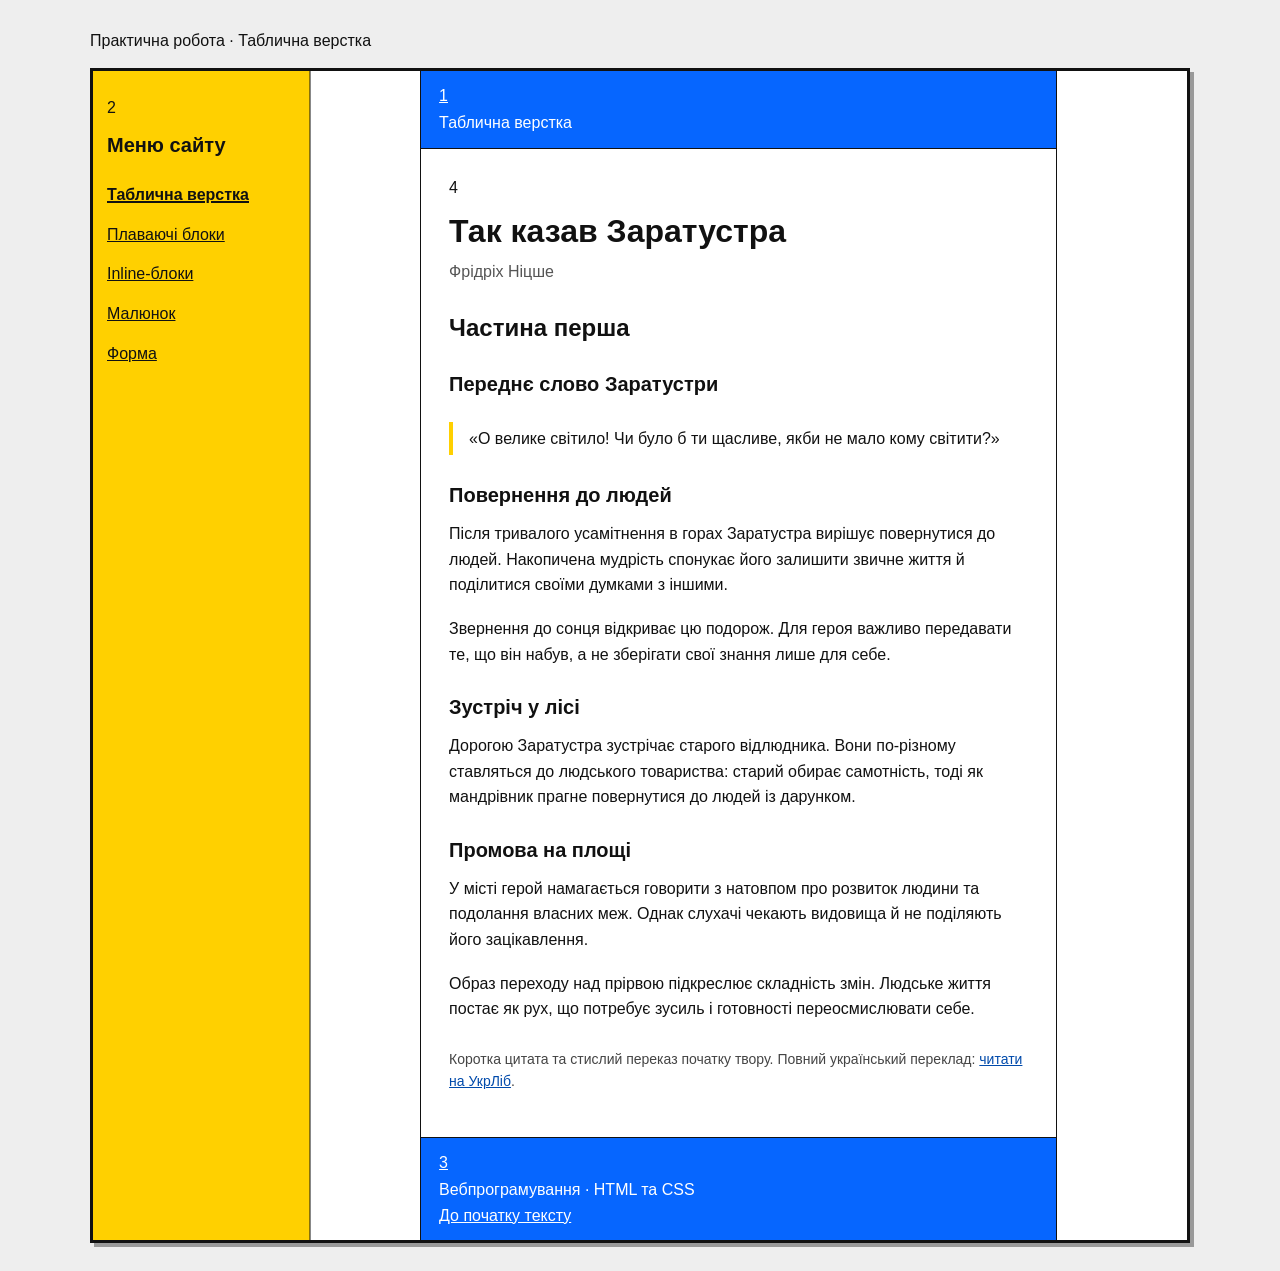
<file: ЛБ1/index.html>
<!DOCTYPE html>
<html lang="uk">
<head>
  <meta charset="UTF-8">
  <meta name="viewport" content="width=device-width, initial-scale=1.0">
  <meta name="description" content="Навчальна робота: три способи верстки, зображення та HTML-форма.">
  <title>Таблична верстка — Вебпрограмування</title>
  <link rel="stylesheet" href="styles.css">
  <link rel="stylesheet" href="table.css">

</head>
<body>
  <a class="skip-link" href="#content">Перейти до вмісту</a>
  <p class="page-caption">Практична робота · Таблична верстка</p>
  <!-- Таблиця використовується для розмітки за умовою завдання. -->
  <table class="frame table-layout" role="presentation">
    <colgroup><col class="side-col"><col class="gap-col"><col class="main-col"><col class="end-col"></colgroup>
    <tbody>
      <tr>
        <td rowspan="3"><aside class="sidebar"><nav aria-label="Головне меню">
        <span class="region-number" aria-hidden="true">2</span>
        <h2>Меню сайту</h2>
        <ul>
          <li><a href="index.html" aria-current="page">Таблична верстка</a></li>
          <li><a href="float.html">Плаваючі блоки</a></li>
          <li><a href="inline-block.html">Inline-блоки</a></li>
          <li><a href="image.html">Малюнок</a></li>
          <li><a href="form.html">Форма</a></li>
        </ul>
      </nav></aside></td>
        <td rowspan="3" aria-hidden="true"></td>
        <td class="main-cell"><header class="header"><span class="region-number" aria-hidden="true">1</span><p>Таблична верстка</p></header></td>
        <td rowspan="3" aria-hidden="true"></td>
      </tr>
      <tr class="content-row"><td class="main-cell"><main id="content" class="content"><span class="region-number" aria-hidden="true">4</span>
          <article aria-labelledby="book-title">
            <h1 id="book-title">Так казав Заратустра</h1>
            <p class="author">Фрідріх Ніцше</p>
            <h2>Частина перша</h2>
            <h3>Переднє слово Заратустри</h3>
            <blockquote cite="https://www.ukrlib.com.ua/world/printit.php?tid=3781">
              <p>«О велике світило! Чи було б ти щасливе, якби не мало кому світити?»</p>
            </blockquote>
            <h3>Повернення до людей</h3>
            <p>Після тривалого усамітнення в горах Заратустра вирішує повернутися до людей. Накопичена мудрість спонукає його залишити звичне життя й поділитися своїми думками з іншими.</p>
            <p>Звернення до сонця відкриває цю подорож. Для героя важливо передавати те, що він набув, а не зберігати свої знання лише для себе.</p>
            <h3>Зустріч у лісі</h3>
            <p>Дорогою Заратустра зустрічає старого відлюдника. Вони по-різному ставляться до людського товариства: старий обирає самотність, тоді як мандрівник прагне повернутися до людей із дарунком.</p>
            <h3>Промова на площі</h3>
            <p>У місті герой намагається говорити з натовпом про розвиток людини та подолання власних меж. Однак слухачі чекають видовища й не поділяють його зацікавлення.</p>
            <p>Образ переходу над прірвою підкреслює складність змін. Людське життя постає як рух, що потребує зусиль і готовності переосмислювати себе.</p>
            <p class="source">Коротка цитата та стислий переказ початку твору. Повний український переклад: <a href="https://www.ukrlib.com.ua/world/printit.php?tid=3781">читати на УкрЛіб</a>.</p>
          </article>
        </main></td></tr>
      <tr><td class="main-cell"><footer class="footer"><span class="region-number" aria-hidden="true">3</span><p>Вебпрограмування · HTML та CSS</p><a href="#content">До початку тексту</a></footer></td></tr>
    </tbody>
  </table>
</body>
</html>
</file>
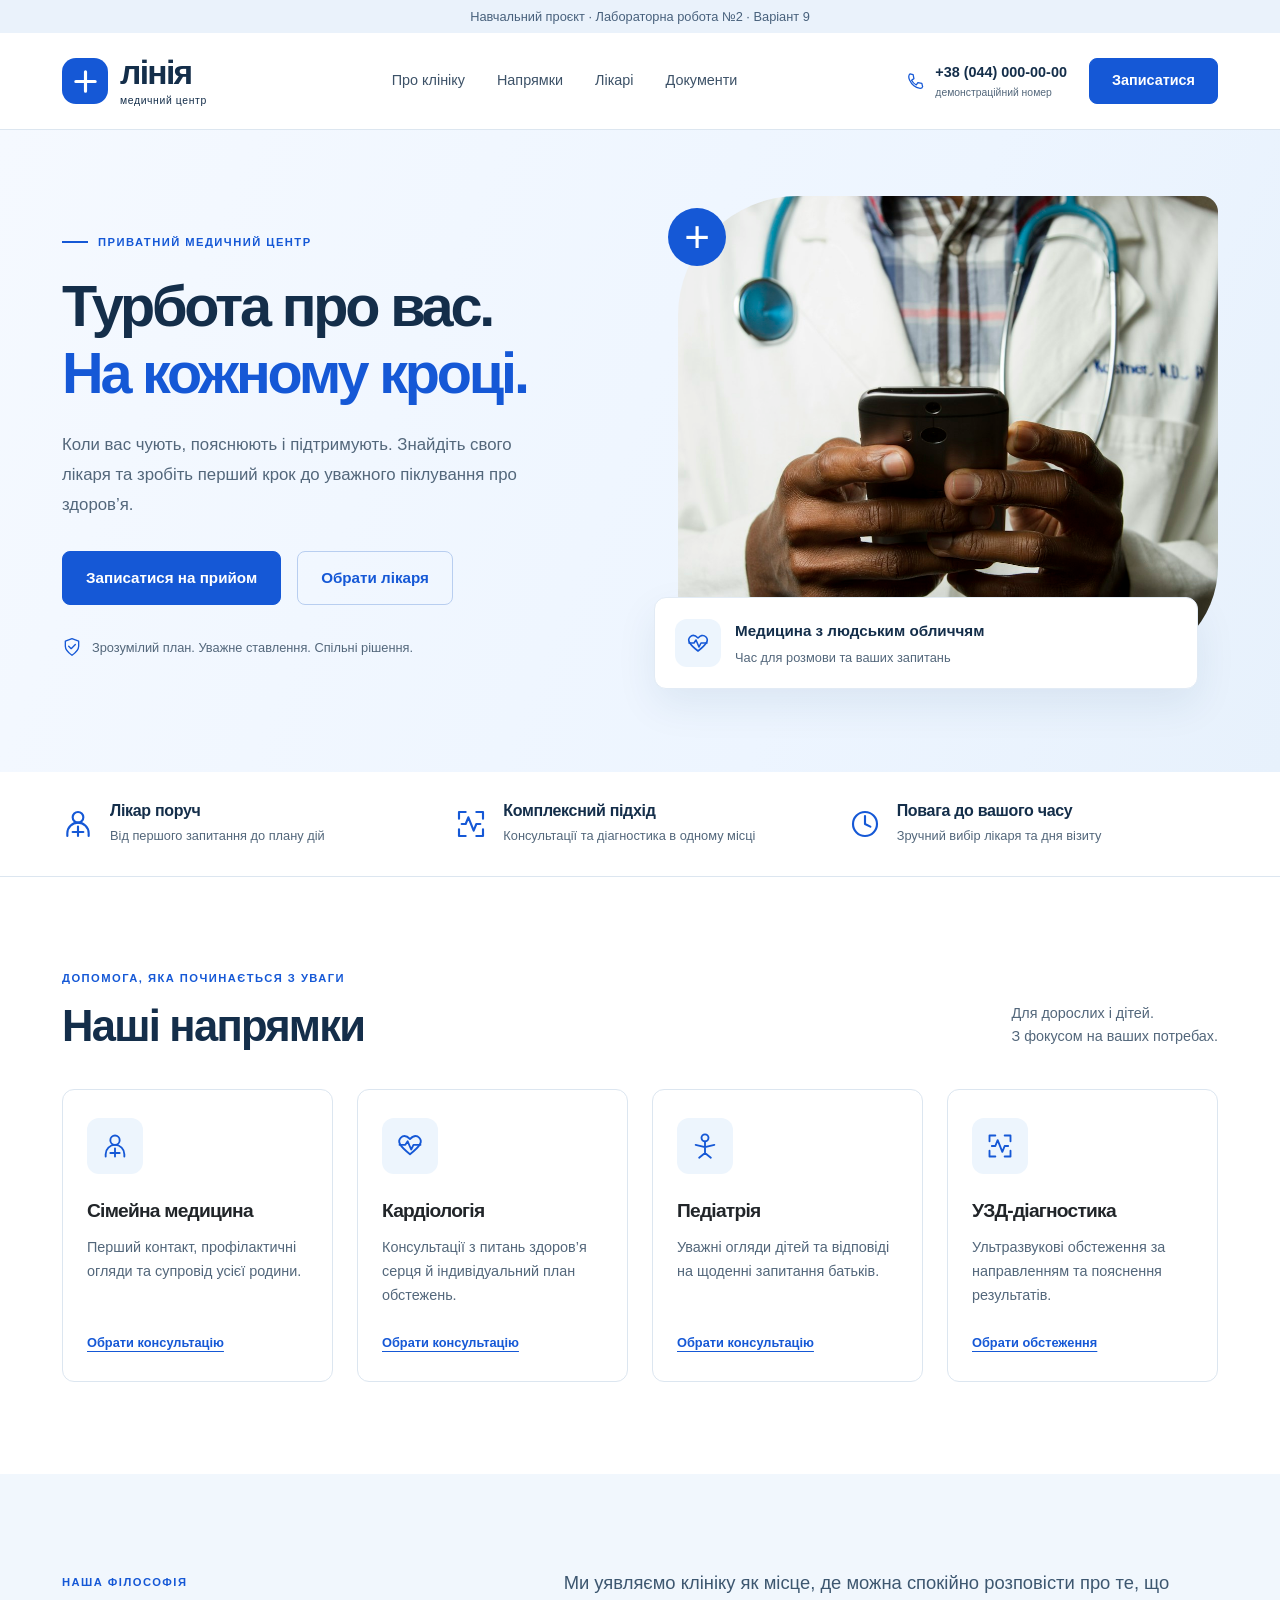
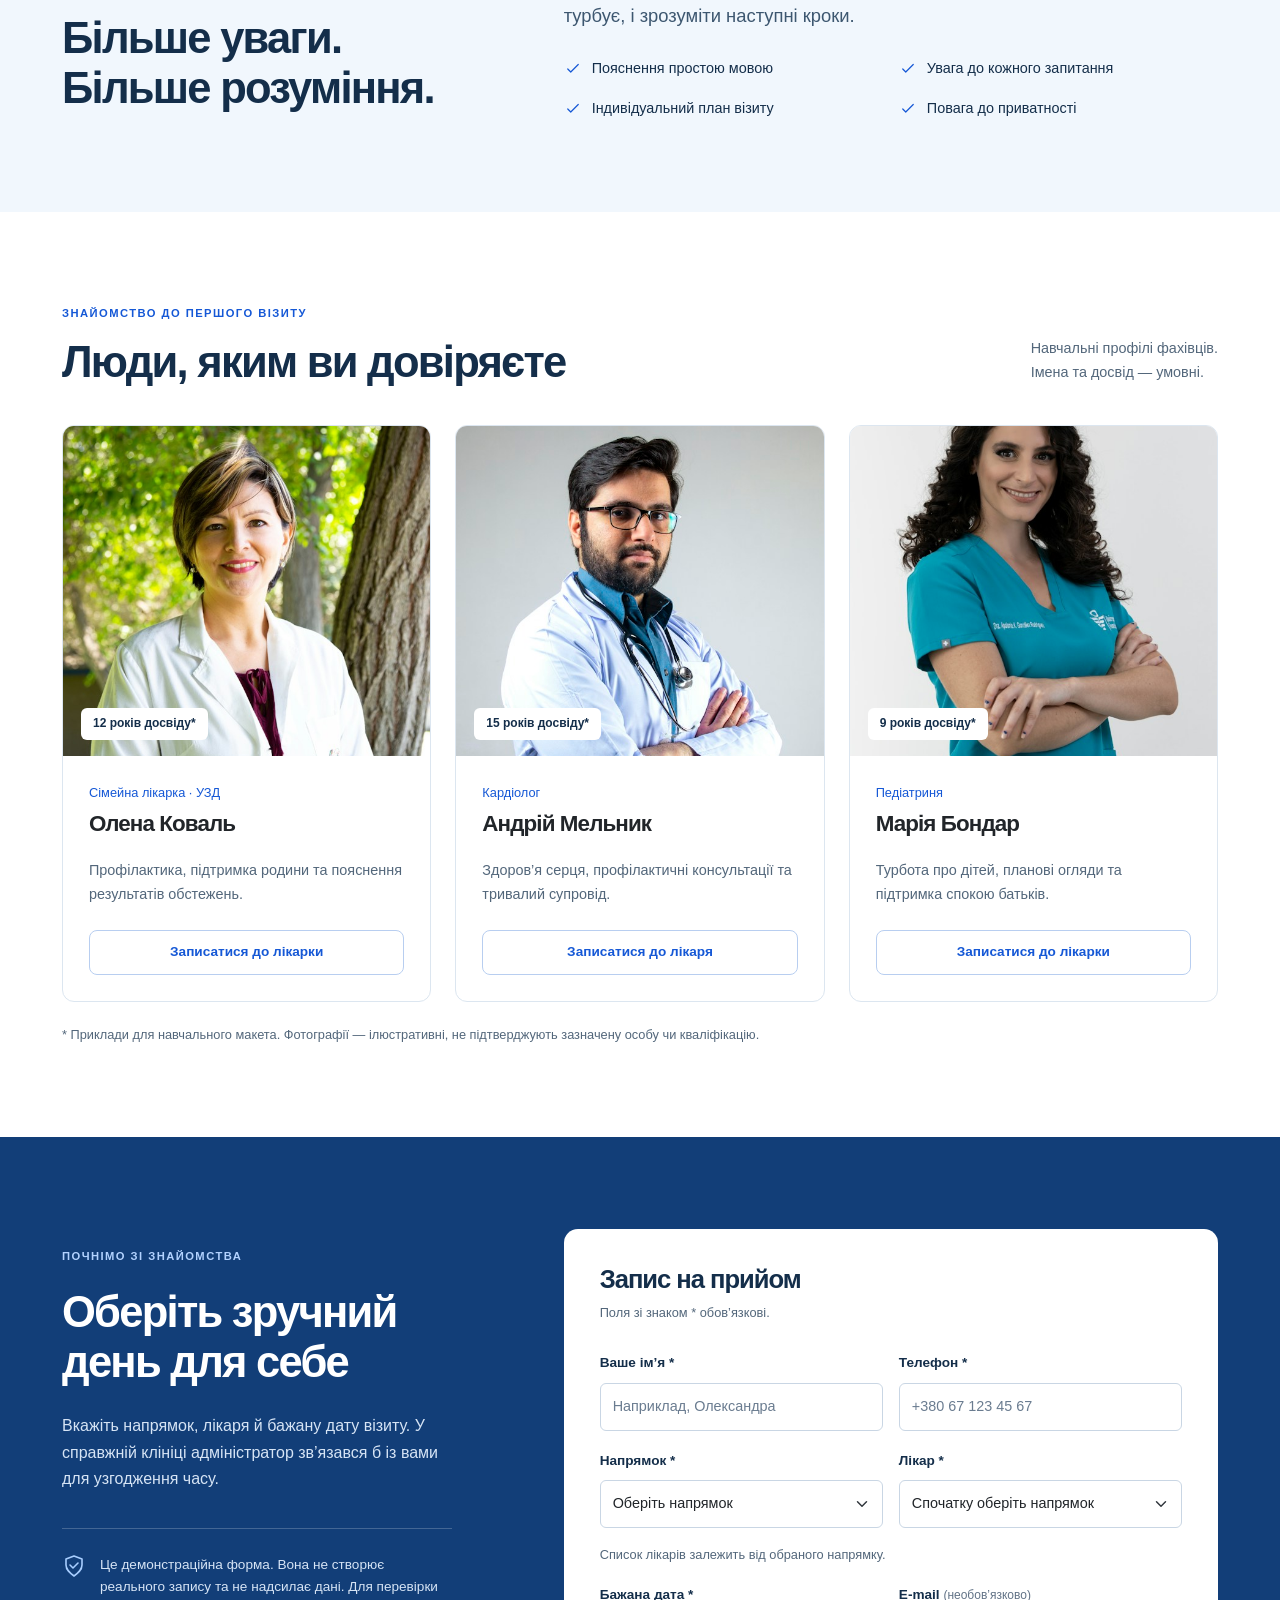
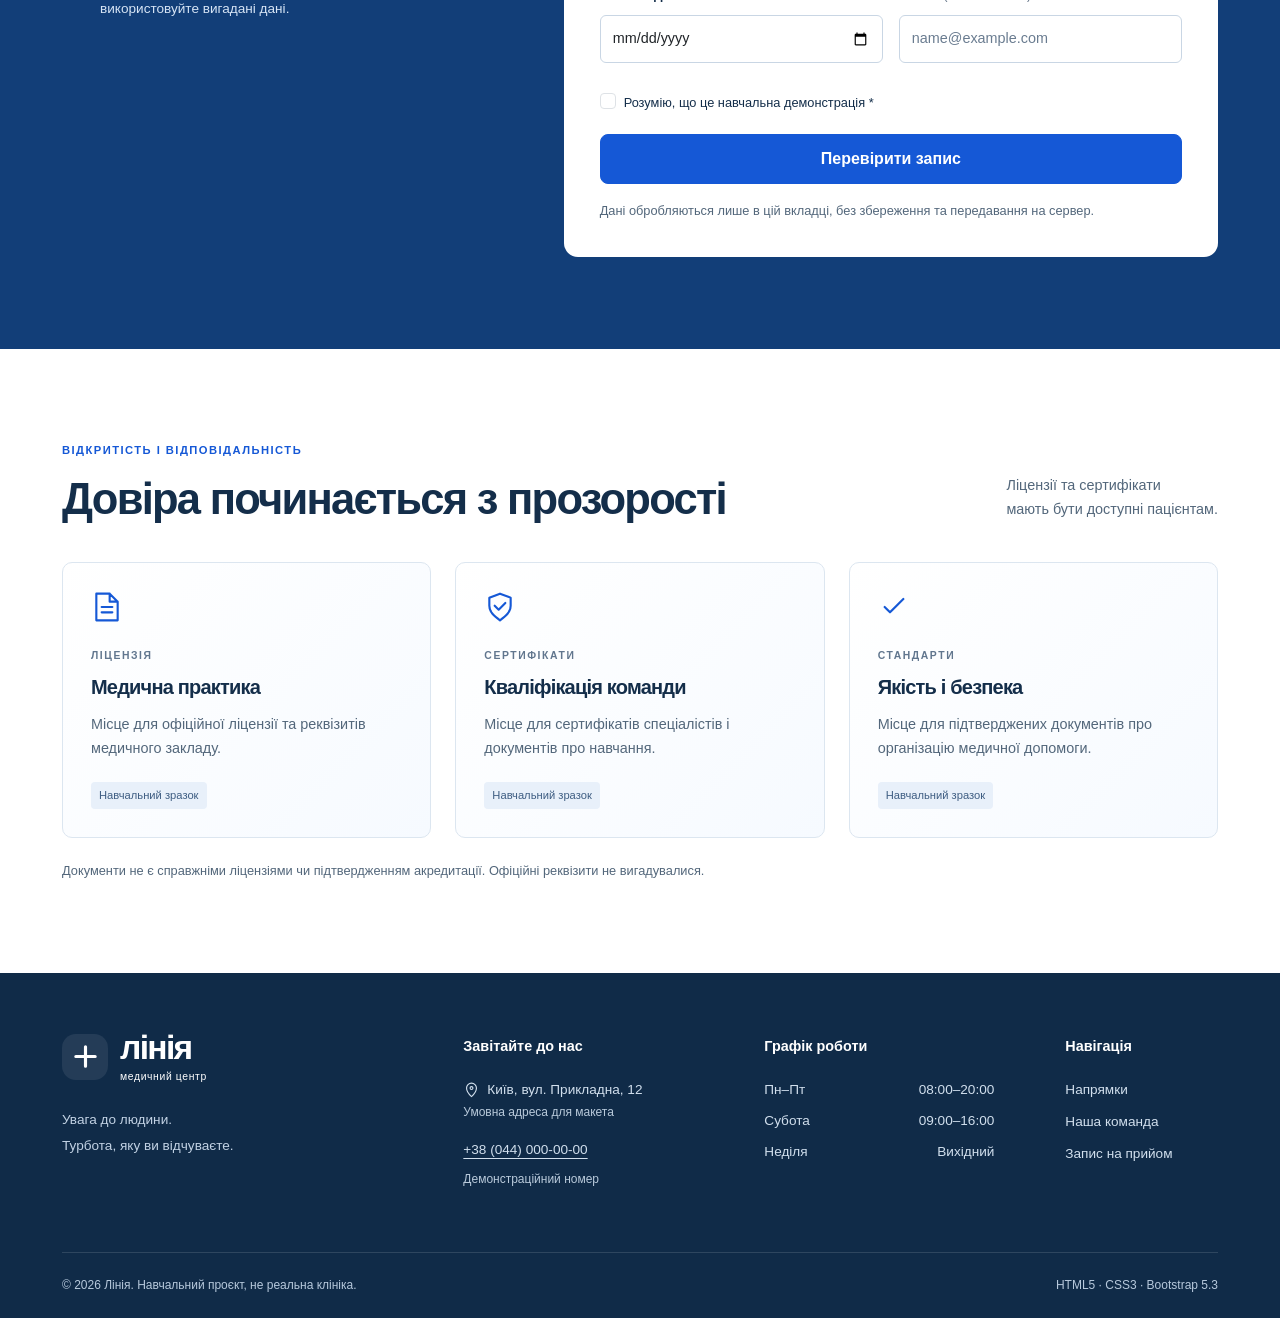
<file: ЛБ2/index.html>
<!DOCTYPE html>
<html lang="uk">
<head>
  <meta charset="UTF-8">
  <meta name="viewport" content="width=device-width, initial-scale=1.0">
  <meta name="description" content="Лінія — навчальний сайт приватного медичного центру. Напрямки, команда лікарів і демонстраційна форма запису.">
  <meta name="theme-color" content="#1558d6">
  <title>Лінія — приватний медичний центр</title>
  <link rel="icon" href="assets/favicon.svg" type="image/svg+xml">
  <link rel="stylesheet" href="vendor/bootstrap.min.css">
  <link rel="stylesheet" href="style.css">
  <script src="vendor/bootstrap.bundle.min.js" defer></script>
  <script src="script.js" defer></script>
</head>
<body>
  <!-- Власний SVG-набір іконок: не потребує завантаження шрифтів. -->
  <svg class="icon-library" xmlns="http://www.w3.org/2000/svg" aria-hidden="true">
    <symbol id="i-plus" viewBox="0 0 24 24"><path d="M12 4v16M4 12h16"/></symbol>
    <symbol id="i-phone" viewBox="0 0 24 24"><path d="m5 3 4 1 1 5-3 2a15 15 0 0 0 6 6l2-3 5 1 1 4c-1 4-7 2-11-1S1 7 5 3Z"/></symbol>
    <symbol id="i-check" viewBox="0 0 24 24"><path d="m5 12 4 4L19 6"/></symbol>
    <symbol id="i-heart" viewBox="0 0 24 24"><path d="M20 5c-3-3-6-1-8 1-2-2-5-4-8-1s-1 7 8 14c9-7 11-11 8-14Z"/><path d="M3 11h5l2-3 3 7 2-4h6"/></symbol>
    <symbol id="i-person" viewBox="0 0 24 24"><circle cx="12" cy="7" r="4"/><path d="M4 21v-2a8 8 0 0 1 16 0v2M12 14v7M8 18h8"/></symbol>
    <symbol id="i-child" viewBox="0 0 24 24"><circle cx="12" cy="5" r="3"/><path d="m4 11 8 2 8-2M12 8v10m0 0-5 4m5-4 5 4"/></symbol>
    <symbol id="i-scan" viewBox="0 0 24 24"><path d="M8 3H3v5m13-5h5v5M3 16v5h5m13-5v5h-5M5 12h3l2-5 4 10 2-5h3"/></symbol>
    <symbol id="i-shield" viewBox="0 0 24 24"><path d="m12 2 8 3v6c0 5-4 8-8 11-4-3-8-6-8-11V5Z"/><path d="m8 11 3 3 5-5"/></symbol>
    <symbol id="i-clock" viewBox="0 0 24 24"><circle cx="12" cy="12" r="9"/><path d="M12 6v6l4 2"/></symbol>
    <symbol id="i-location" viewBox="0 0 24 24"><path d="M19 10c0 6-7 12-7 12S5 16 5 10a7 7 0 1 1 14 0Z"/><circle cx="12" cy="10" r="2"/></symbol>
    <symbol id="i-document" viewBox="0 0 24 24"><path d="M14 2H4v20h16V8Zm0 0v6h6M8 12h8M8 16h8"/></symbol>
  </svg>

  <a class="skip-link" href="#main">Перейти до вмісту</a>
  <div class="demo-bar">Навчальний проєкт · Лабораторна робота №2 · Варіант 9</div>
  <header class="site-header sticky-top">
    <nav class="navbar navbar-expand-lg" aria-label="Головна навігація">
      <div class="container">
        <a class="navbar-brand brand" href="#home" aria-label="Лінія — на головну">
          <span class="brand-symbol"><svg class="icon" aria-hidden="true"><use href="#i-plus"/></svg></span>
          <span>лінія<span class="brand-caption">медичний центр</span></span>
        </a>
        <button class="navbar-toggler" type="button" data-bs-toggle="collapse" data-bs-target="#main-nav" aria-controls="main-nav" aria-expanded="false" aria-label="Відкрити меню"><span class="navbar-toggler-icon"></span></button>
        <div class="collapse navbar-collapse" id="main-nav">
          <ul class="navbar-nav mx-auto gap-lg-3">
            <li class="nav-item"><a class="nav-link" href="#about">Про клініку</a></li>
            <li class="nav-item"><a class="nav-link" href="#services">Напрямки</a></li>
            <li class="nav-item"><a class="nav-link" href="#doctors">Лікарі</a></li>
            <li class="nav-item"><a class="nav-link" href="#credentials">Документи</a></li>
          </ul>
          <a class="nav-phone" href="tel:+380440000000"><svg class="icon" aria-hidden="true"><use href="#i-phone"/></svg><span>+38 (044) 000-00-00<small>демонстраційний номер</small></span></a>
          <a class="btn btn-primary nav-appointment" href="#appointment">Записатися</a>
        </div>
      </div>
    </nav>
  </header>

  <main id="main">
    <section class="hero" id="home" aria-labelledby="hero-title">
      <div class="container">
        <div class="row align-items-center g-5">
          <div class="col-lg-6 hero-copy">
            <p class="eyebrow"><span class="short-line"></span>ПРИВАТНИЙ МЕДИЧНИЙ ЦЕНТР</p>
            <h1 id="hero-title">Турбота про вас.<br><span>На кожному кроці.</span></h1>
            <p class="hero-description">Коли вас чують, пояснюють і підтримують. Знайдіть свого лікаря та зробіть перший крок до уважного піклування про здоров’я.</p>
            <div class="d-flex flex-wrap gap-3 hero-actions">
              <a class="btn btn-primary btn-lg" href="#appointment">Записатися на прийом</a>
              <a class="btn btn-outline-primary btn-lg" href="#doctors">Обрати лікаря</a>
            </div>
            <div class="hero-assurance"><svg class="icon" aria-hidden="true"><use href="#i-shield"/></svg><span>Зрозумілий план. Уважне ставлення. Спільні рішення.</span></div>
          </div>
          <div class="col-lg-6">
            <div class="hero-visual">
              <img class="hero-photo" src="assets/clinic.jpg" width="1400" height="933" alt="Лікар зі стетоскопом користується цифровими інструментами" fetchpriority="high">
              <div class="photo-caption"><span class="caption-icon"><svg class="icon" aria-hidden="true"><use href="#i-heart"/></svg></span><span><strong>Медицина з людським обличчям</strong><small>Час для розмови та ваших запитань</small></span></div>
              <span class="visual-cross" aria-hidden="true">+</span>
            </div>
          </div>
        </div>
      </div>
    </section>

    <section class="care-strip" aria-label="Наш підхід">
      <div class="container"><div class="row g-4">
        <div class="col-md-4"><div class="care-item"><svg class="icon" aria-hidden="true"><use href="#i-person"/></svg><div><h2>Лікар поруч</h2><p>Від першого запитання до плану дій</p></div></div></div>
        <div class="col-md-4"><div class="care-item"><svg class="icon" aria-hidden="true"><use href="#i-scan"/></svg><div><h2>Комплексний підхід</h2><p>Консультації та діагностика в одному місці</p></div></div></div>
        <div class="col-md-4"><div class="care-item"><svg class="icon" aria-hidden="true"><use href="#i-clock"/></svg><div><h2>Повага до вашого часу</h2><p>Зручний вибір лікаря та дня візиту</p></div></div></div>
      </div></div>
    </section>

    <section class="section-space" id="services" aria-labelledby="services-title">
      <div class="container">
        <div class="section-heading"><div><p class="eyebrow">ДОПОМОГА, ЯКА ПОЧИНАЄТЬСЯ З УВАГИ</p><h2 id="services-title">Наші напрямки</h2></div><p>Для дорослих і дітей.<br>З фокусом на ваших потребах.</p></div>
        <div class="row g-4">
          <div class="col-sm-6 col-lg-3"><article class="card service-card h-100"><div class="card-body"><span class="service-icon"><svg class="icon" aria-hidden="true"><use href="#i-person"/></svg></span><h3 class="card-title">Сімейна медицина</h3><p class="card-text">Перший контакт, профілактичні огляди та супровід усієї родини.</p><a href="#appointment" class="service-link" data-service="family">Обрати консультацію<span class="visually-hidden"> із сімейної медицини</span></a></div></article></div>
          <div class="col-sm-6 col-lg-3"><article class="card service-card h-100"><div class="card-body"><span class="service-icon"><svg class="icon" aria-hidden="true"><use href="#i-heart"/></svg></span><h3 class="card-title">Кардіологія</h3><p class="card-text">Консультації з питань здоров’я серця й індивідуальний план обстежень.</p><a href="#appointment" class="service-link" data-service="cardiology">Обрати консультацію<span class="visually-hidden"> кардіолога</span></a></div></article></div>
          <div class="col-sm-6 col-lg-3"><article class="card service-card h-100"><div class="card-body"><span class="service-icon"><svg class="icon" aria-hidden="true"><use href="#i-child"/></svg></span><h3 class="card-title">Педіатрія</h3><p class="card-text">Уважні огляди дітей та відповіді на щоденні запитання батьків.</p><a href="#appointment" class="service-link" data-service="pediatrics">Обрати консультацію<span class="visually-hidden"> педіатра</span></a></div></article></div>
          <div class="col-sm-6 col-lg-3"><article class="card service-card h-100"><div class="card-body"><span class="service-icon"><svg class="icon" aria-hidden="true"><use href="#i-scan"/></svg></span><h3 class="card-title">УЗД-діагностика</h3><p class="card-text">Ультразвукові обстеження за направленням та пояснення результатів.</p><a href="#appointment" class="service-link" data-service="ultrasound">Обрати обстеження</a></div></article></div>
        </div>
      </div>
    </section>

    <section class="about-section section-space" id="about" aria-labelledby="about-title">
      <div class="container"><div class="row g-5 align-items-center">
        <div class="col-lg-5"><p class="eyebrow">НАША ФІЛОСОФІЯ</p><h2 id="about-title">Більше уваги.<br>Більше розуміння.</h2></div>
        <div class="col-lg-7"><p class="about-lead">Ми уявляємо клініку як місце, де можна спокійно розповісти про те, що турбує, і зрозуміти наступні кроки.</p><div class="row g-3"><div class="col-sm-6"><p class="check-line"><svg class="icon" aria-hidden="true"><use href="#i-check"/></svg>Пояснення простою мовою</p></div><div class="col-sm-6"><p class="check-line"><svg class="icon" aria-hidden="true"><use href="#i-check"/></svg>Увага до кожного запитання</p></div><div class="col-sm-6"><p class="check-line"><svg class="icon" aria-hidden="true"><use href="#i-check"/></svg>Індивідуальний план візиту</p></div><div class="col-sm-6"><p class="check-line"><svg class="icon" aria-hidden="true"><use href="#i-check"/></svg>Повага до приватності</p></div></div></div>
      </div></div>
    </section>

    <section class="section-space" id="doctors" aria-labelledby="doctors-title">
      <div class="container">
        <div class="section-heading"><div><p class="eyebrow">ЗНАЙОМСТВО ДО ПЕРШОГО ВІЗИТУ</p><h2 id="doctors-title">Люди, яким ви довіряєте</h2></div><p>Навчальні профілі фахівців.<br>Імена та досвід — умовні.</p></div>
        <div class="row g-4">
          <div class="col-md-4"><article class="card doctor-card h-100"><div class="doctor-image"><img src="assets/doctor-olena.jpg" width="600" height="650" alt="Ілюстративне фото лікарки в білому халаті" loading="lazy"><span class="experience">12 років досвіду*</span></div><div class="card-body"><p class="doctor-specialty">Сімейна лікарка · УЗД</p><h3 class="card-title">Олена Коваль</h3><p class="card-text">Профілактика, підтримка родини та пояснення результатів обстежень.</p><button class="btn btn-outline-primary w-100" type="button" data-doctor="olena">Записатися до лікарки</button></div></article></div>
          <div class="col-md-4"><article class="card doctor-card h-100"><div class="doctor-image"><img src="assets/doctor-andrii.jpg" width="600" height="650" alt="Ілюстративне фото лікаря зі стетоскопом" loading="lazy"><span class="experience">15 років досвіду*</span></div><div class="card-body"><p class="doctor-specialty">Кардіолог</p><h3 class="card-title">Андрій Мельник</h3><p class="card-text">Здоров’я серця, профілактичні консультації та тривалий супровід.</p><button class="btn btn-outline-primary w-100" type="button" data-doctor="andrii">Записатися до лікаря</button></div></article></div>
          <div class="col-md-4"><article class="card doctor-card h-100"><div class="doctor-image"><img src="assets/doctor-mariia.jpg" width="600" height="650" alt="Ілюстративне фото лікарки в медичному одязі" loading="lazy"><span class="experience">9 років досвіду*</span></div><div class="card-body"><p class="doctor-specialty">Педіатриня</p><h3 class="card-title">Марія Бондар</h3><p class="card-text">Турбота про дітей, планові огляди та підтримка спокою батьків.</p><button class="btn btn-outline-primary w-100" type="button" data-doctor="mariia">Записатися до лікарки</button></div></article></div>
        </div>
        <p class="section-note">* Приклади для навчального макета. Фотографії — ілюстративні, не підтверджують зазначену особу чи кваліфікацію.</p>
      </div>
    </section>

    <section class="appointment-section section-space" id="appointment" aria-labelledby="appointment-title">
      <div class="container"><div class="row g-5 align-items-start">
        <div class="col-lg-5 appointment-copy"><p class="eyebrow">ПОЧНІМО ЗІ ЗНАЙОМСТВА</p><h2 id="appointment-title">Оберіть зручний<br>день для себе</h2><p>Вкажіть напрямок, лікаря й бажану дату візиту. У справжній клініці адміністратор зв’язався б із вами для узгодження часу.</p><div class="appointment-note"><svg class="icon" aria-hidden="true"><use href="#i-shield"/></svg><p>Це демонстраційна форма. Вона не створює реального запису та не надсилає дані. Для перевірки використовуйте вигадані дані.</p></div></div>
        <div class="col-lg-7"><div class="booking-panel">
          <h3>Запис на прийом</h3><p class="form-intro">Поля зі знаком * обов’язкові.</p>
          <form id="appointment-form" aria-describedby="booking-privacy">
            <div class="row g-3">
              <div class="col-sm-6"><label for="patient-name" class="form-label">Ваше ім’я *</label><input type="text" id="patient-name" name="patient_name" class="form-control" placeholder="Наприклад, Олександра" autocomplete="name" maxlength="100" required></div>
              <div class="col-sm-6"><label for="patient-phone" class="form-label">Телефон *</label><input type="tel" id="patient-phone" name="patient_phone" class="form-control" placeholder="+380 67 123 45 67" autocomplete="tel" pattern="\+?[0-9\s\(\)\-]{10,22}" title="Введіть від 10 до 15 цифр; можна використовувати +, пробіли, дужки та дефіси." required></div>
              <div class="col-sm-6"><label for="service" class="form-label">Напрямок *</label><select id="service" name="service" class="form-select" required><option value="">Оберіть напрямок</option><option value="family">Сімейна медицина</option><option value="cardiology">Кардіологія</option><option value="pediatrics">Педіатрія</option><option value="ultrasound">УЗД-діагностика</option></select></div>
              <div class="col-sm-6"><label for="doctor" class="form-label">Лікар *</label><select id="doctor" name="doctor" class="form-select" aria-describedby="doctor-help" required><option value="">Спочатку оберіть напрямок</option></select></div>
              <div class="col-12"><p id="doctor-help" class="form-text mt-0 mb-0" aria-live="polite">Список лікарів залежить від обраного напрямку.</p></div>
              <div class="col-sm-6"><label for="visit-date" class="form-label">Бажана дата *</label><input type="date" id="visit-date" name="visit_date" class="form-control" required></div>
              <div class="col-sm-6"><label for="patient-email" class="form-label">E-mail <span class="optional">(необов’язково)</span></label><input type="email" id="patient-email" name="patient_email" class="form-control" placeholder="name@example.com" autocomplete="email" maxlength="150"></div>
              <div class="col-12"><div class="form-check"><input class="form-check-input" type="checkbox" id="demo-consent" name="demo_consent" required><label class="form-check-label" for="demo-consent">Розумію, що це навчальна демонстрація *</label></div></div>
              <div class="col-12"><button class="btn btn-primary w-100 booking-submit" type="submit" disabled>Перевірити запис</button></div>
            </div>
            <p id="booking-privacy" class="form-text mb-0 mt-3">Дані обробляються лише в цій вкладці, без збереження та передавання на сервер.</p>
            <noscript><p class="text-danger mt-3">Для демонстрації запису потрібен JavaScript. Увімкніть його в налаштуваннях браузера.</p></noscript>
          </form>
          <div id="booking-result" class="alert alert-success mt-4 mb-0" role="status" aria-live="polite" hidden></div>
        </div></div>
      </div></div>
    </section>

    <section class="section-space credentials-section" id="credentials" aria-labelledby="credentials-title">
      <div class="container"><div class="section-heading"><div><p class="eyebrow">ВІДКРИТІСТЬ І ВІДПОВІДАЛЬНІСТЬ</p><h2 id="credentials-title">Довіра починається з прозорості</h2></div><p>Ліцензії та сертифікати<br>мають бути доступні пацієнтам.</p></div>
        <div class="row g-4">
          <div class="col-md-4"><article class="credential-card h-100"><svg class="icon" aria-hidden="true"><use href="#i-document"/></svg><p class="document-label">ЛІЦЕНЗІЯ</p><h3>Медична практика</h3><p>Місце для офіційної ліцензії та реквізитів медичного закладу.</p><span class="sample-tag">Навчальний зразок</span></article></div>
          <div class="col-md-4"><article class="credential-card h-100"><svg class="icon" aria-hidden="true"><use href="#i-shield"/></svg><p class="document-label">СЕРТИФІКАТИ</p><h3>Кваліфікація команди</h3><p>Місце для сертифікатів спеціалістів і документів про навчання.</p><span class="sample-tag">Навчальний зразок</span></article></div>
          <div class="col-md-4"><article class="credential-card h-100"><svg class="icon" aria-hidden="true"><use href="#i-check"/></svg><p class="document-label">СТАНДАРТИ</p><h3>Якість і безпека</h3><p>Місце для підтверджених документів про організацію медичної допомоги.</p><span class="sample-tag">Навчальний зразок</span></article></div>
        </div>
        <p class="section-note">Документи не є справжніми ліцензіями чи підтвердженням акредитації. Офіційні реквізити не вигадувалися.</p>
      </div>
    </section>
  </main>

  <footer class="site-footer" id="contacts">
    <div class="container"><div class="row g-5">
      <div class="col-lg-4"><a class="brand footer-brand" href="#home"><span class="brand-symbol"><svg class="icon" aria-hidden="true"><use href="#i-plus"/></svg></span><span>лінія<span class="brand-caption">медичний центр</span></span></a><p class="footer-description">Увага до людини.<br>Турбота, яку ви відчуваєте.</p></div>
      <div class="col-sm-6 col-lg-3"><h2>Завітайте до нас</h2><p><svg class="icon" aria-hidden="true"><use href="#i-location"/></svg>Київ, вул. Прикладна, 12<br><span class="footer-detail">Умовна адреса для макета</span></p><a href="tel:+380440000000">+38 (044) 000-00-00</a><p class="footer-detail mt-2">Демонстраційний номер</p></div>
      <div class="col-sm-6 col-lg-3"><h2>Графік роботи</h2><dl class="hours"><div><dt>Пн–Пт</dt><dd>08:00–20:00</dd></div><div><dt>Субота</dt><dd>09:00–16:00</dd></div><div><dt>Неділя</dt><dd>Вихідний</dd></div></dl></div>
      <div class="col-lg-2"><h2>Навігація</h2><ul class="footer-links"><li><a href="#services">Напрямки</a></li><li><a href="#doctors">Наша команда</a></li><li><a href="#appointment">Запис на прийом</a></li></ul></div>
    </div><div class="footer-bottom"><p>© 2026 Лінія. Навчальний проєкт, не реальна клініка.</p><p>HTML5 · CSS3 · Bootstrap 5.3</p></div></div>
  </footer>
</body>
</html>
</file>
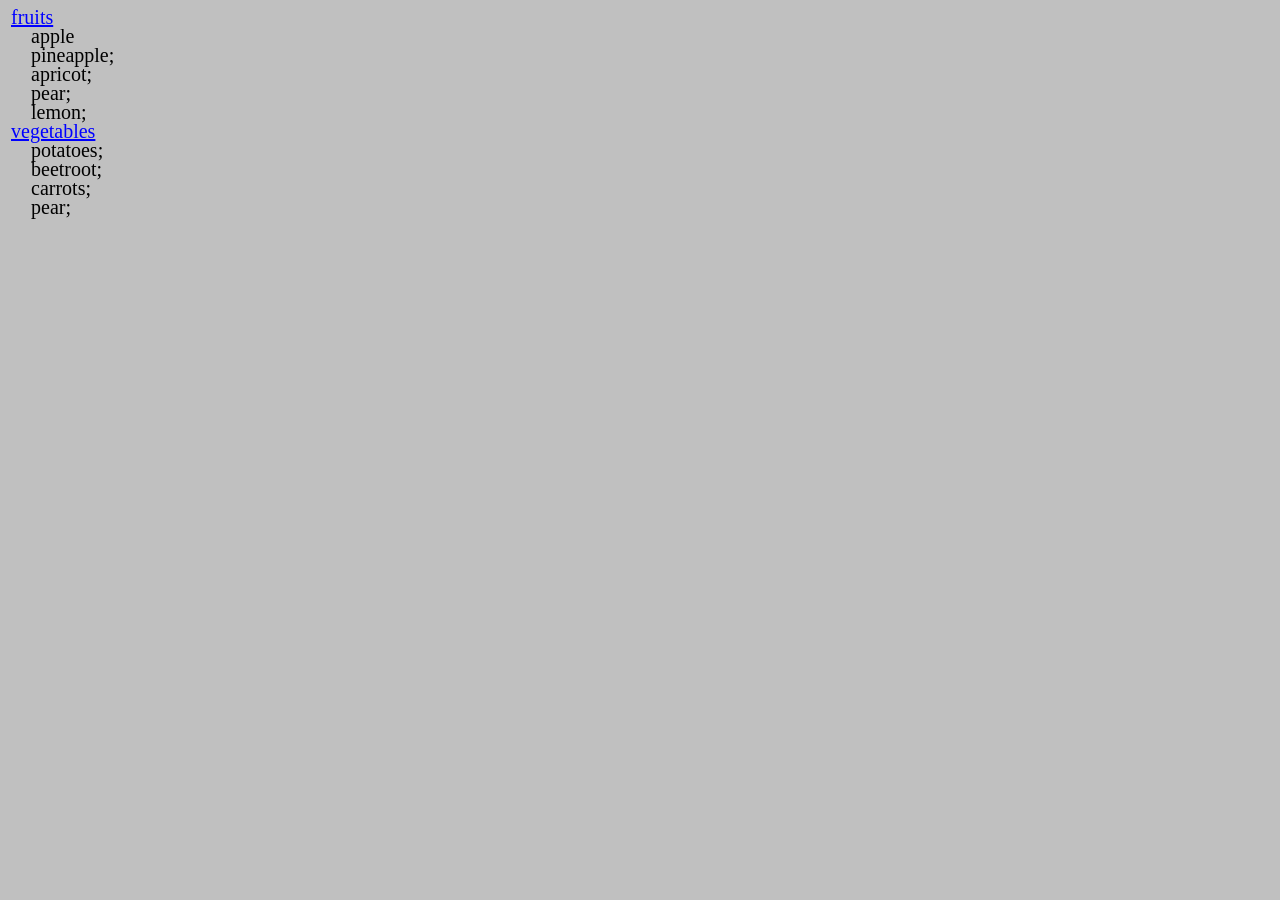
<file: ЛБ3/index.html>
<!DOCTYPE html>
<html lang="uk">
<head>
  <meta charset="UTF-8">
  <meta name="viewport" content="width=device-width, initial-scale=1.0">
  <meta name="description" content="Лабораторна робота №3, варіант 9: дерево ієрархії з розгортанням і згортанням розділів за допомогою JavaScript.">
  <title>ЛБ3 — Дерево ієрархії — Варіант 9</title>
  <link rel="stylesheet" href="style.css">
  <script src="script.js" defer></script>
</head>
<body>
  <main>
    <h1 class="visually-hidden">Дерево ієрархії</h1>
    <div id="hierarchy"></div>
    <noscript>Для створення дерева та керування розділами увімкніть JavaScript.</noscript>
  </main>
</body>
</html>
</file>
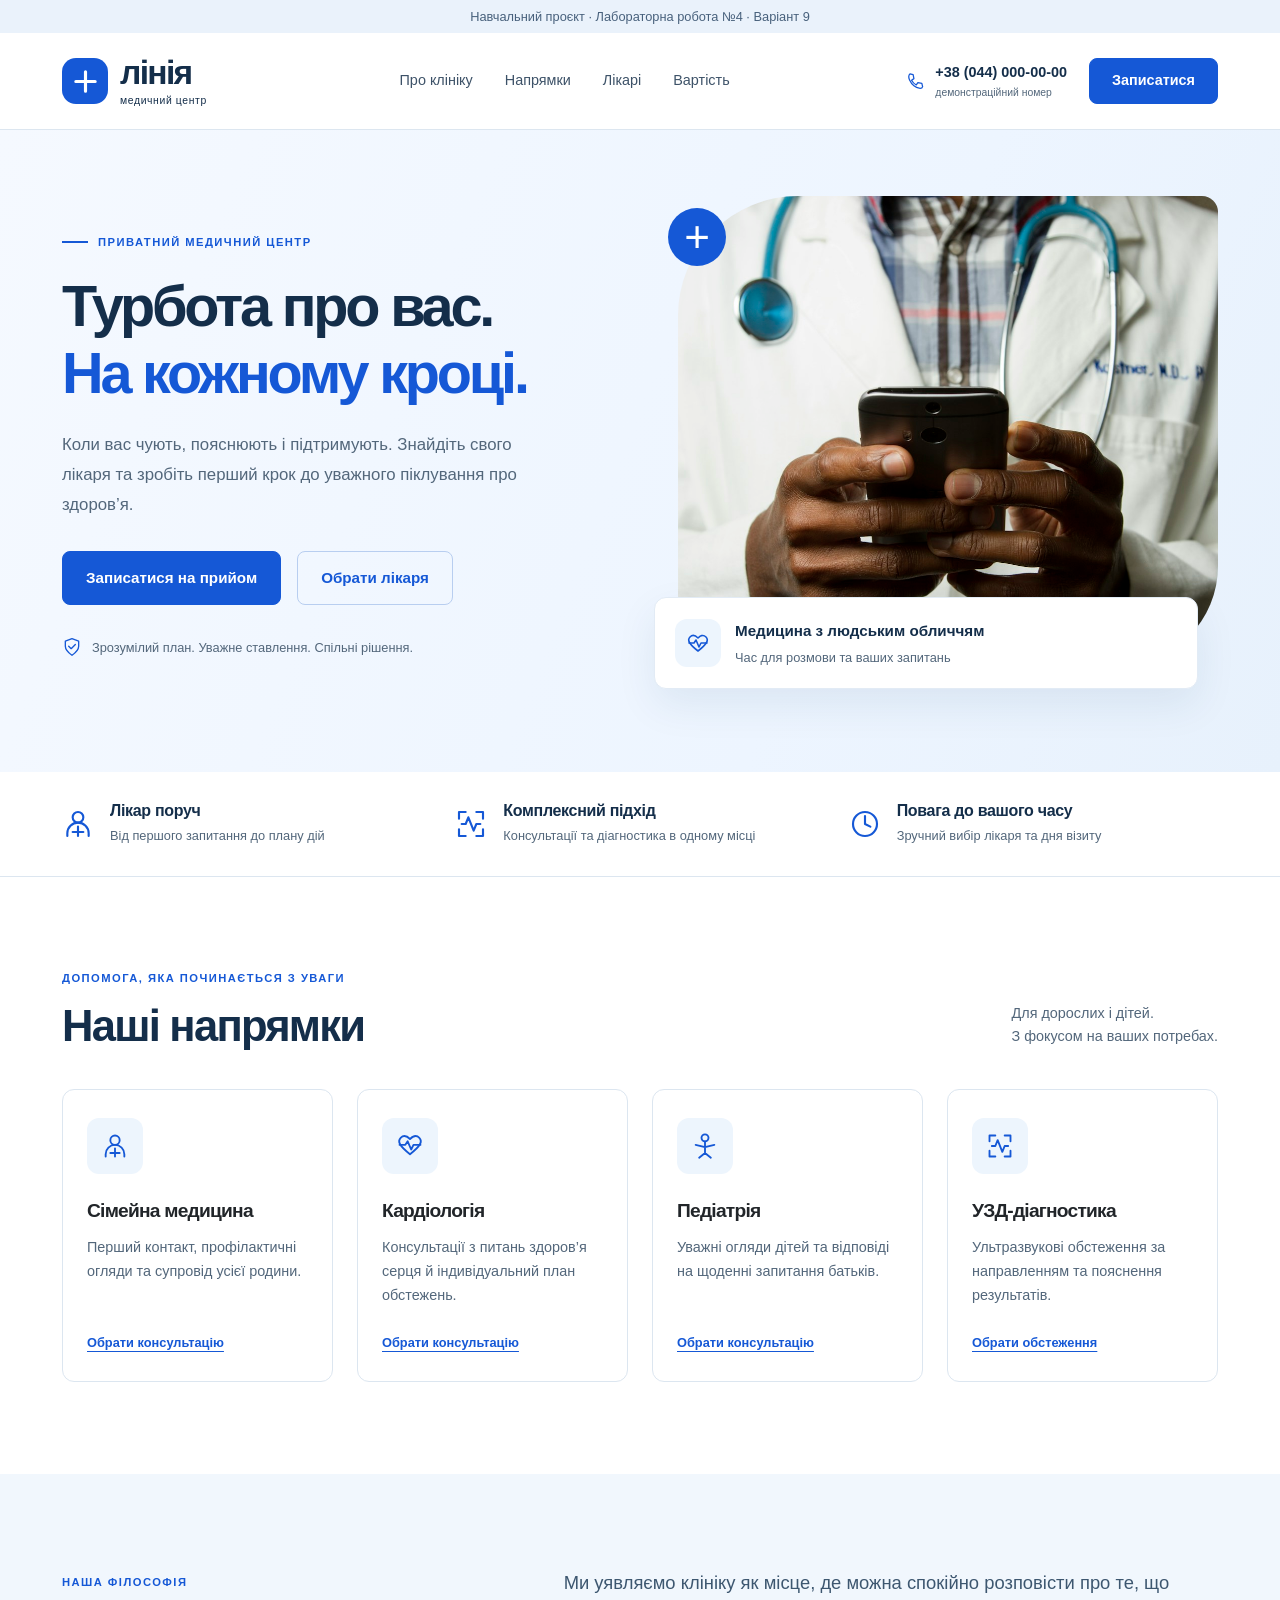
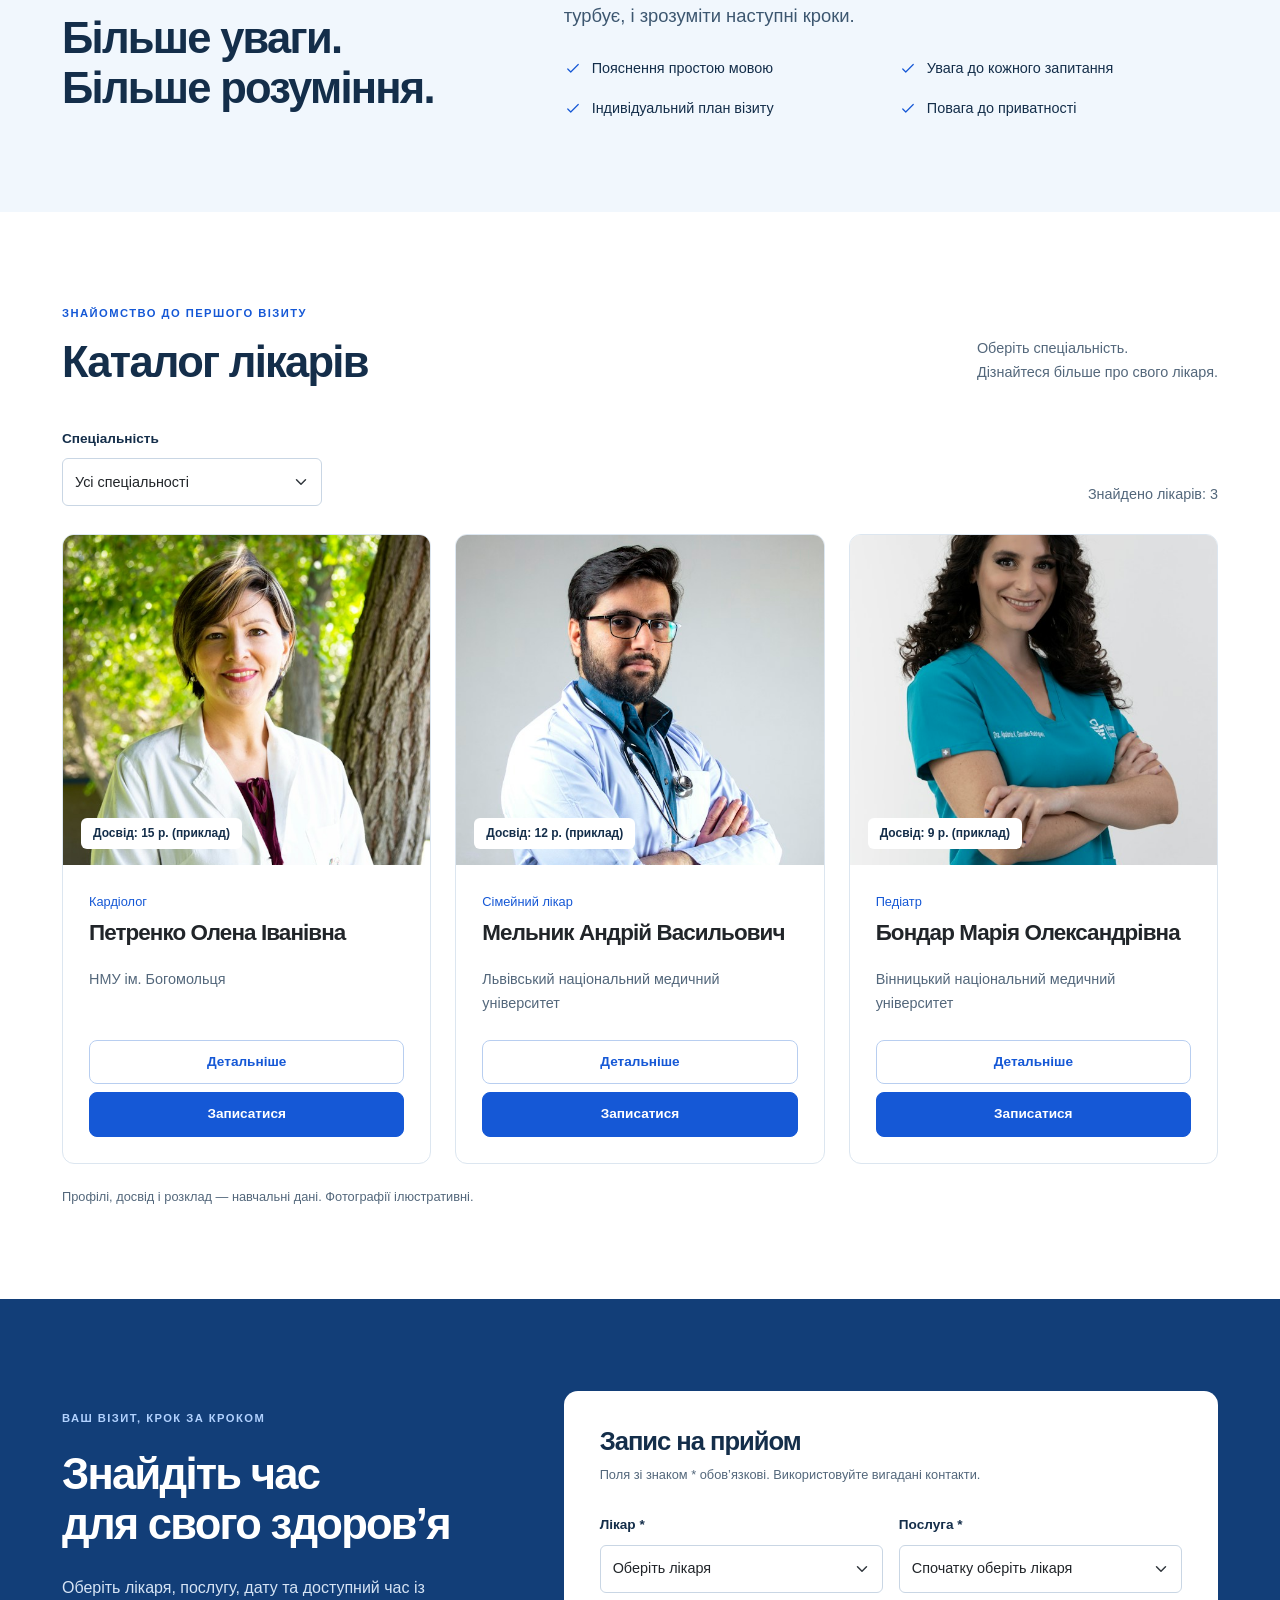
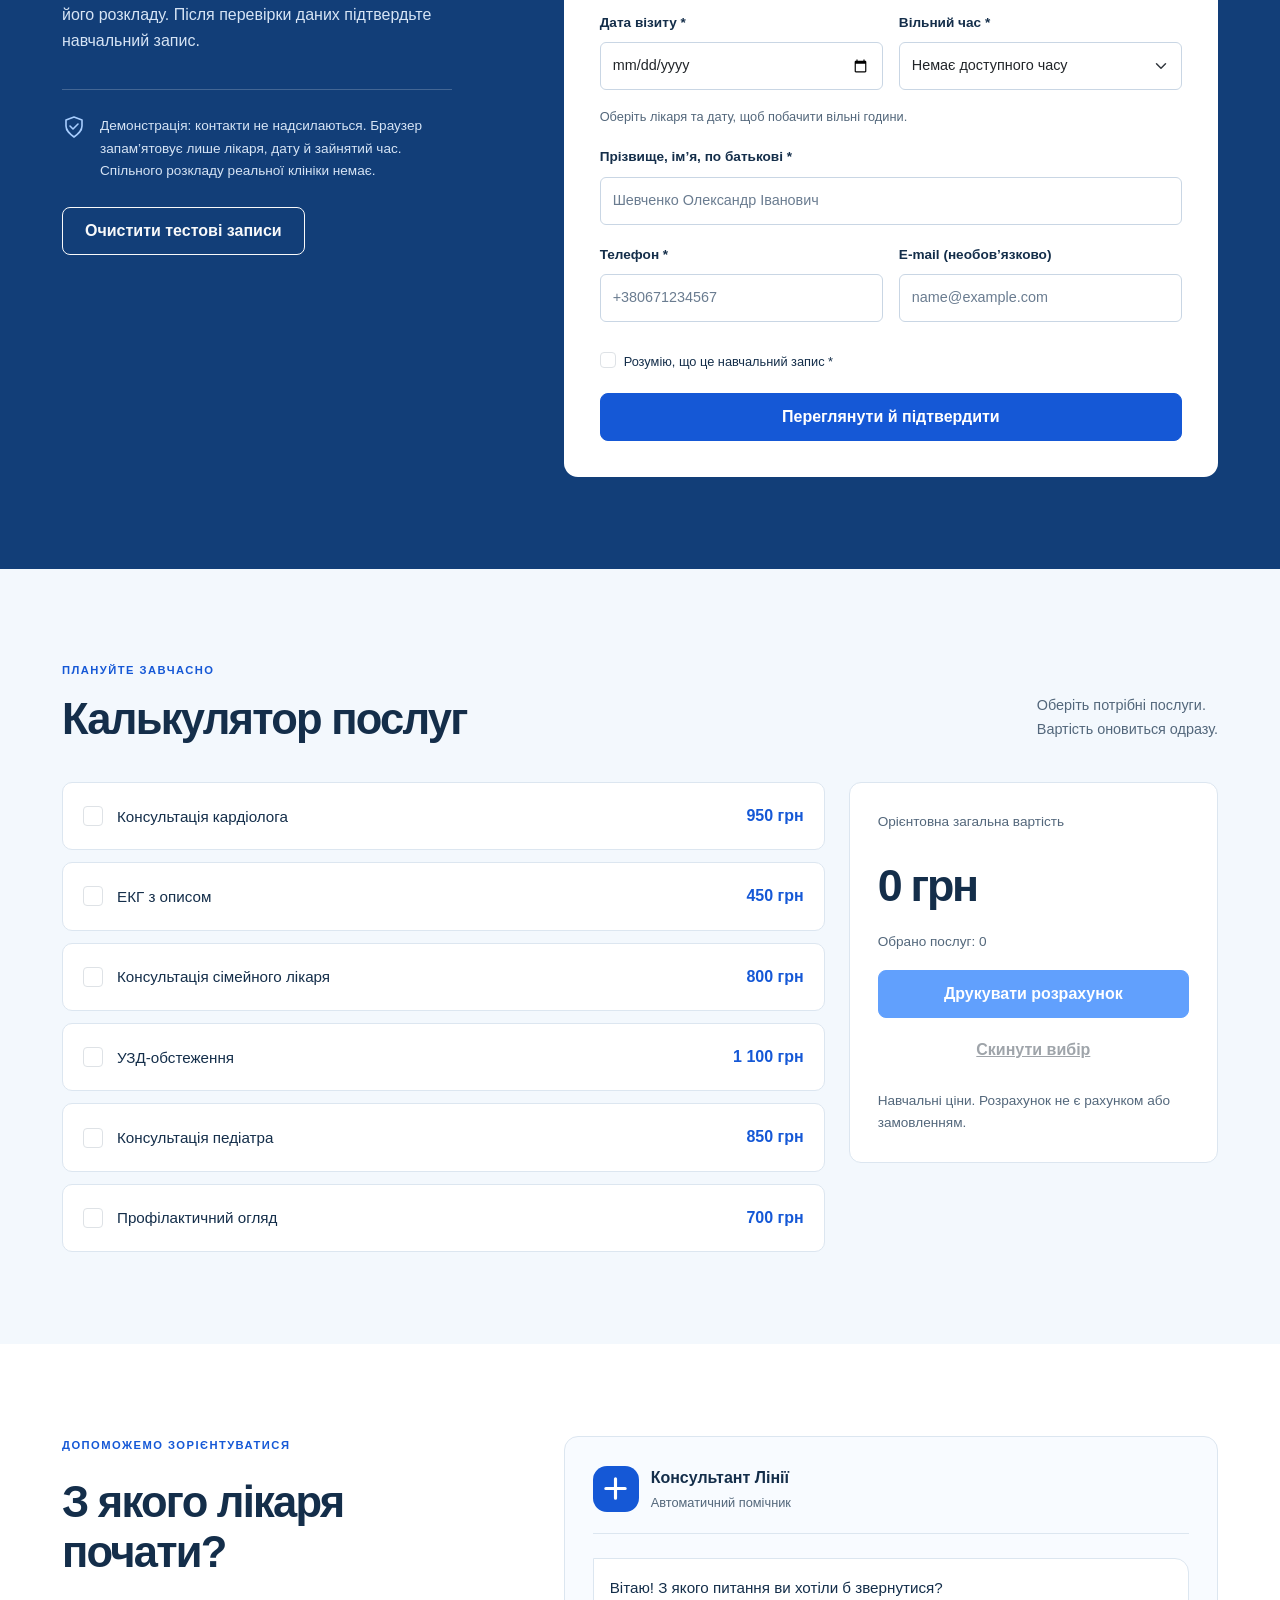
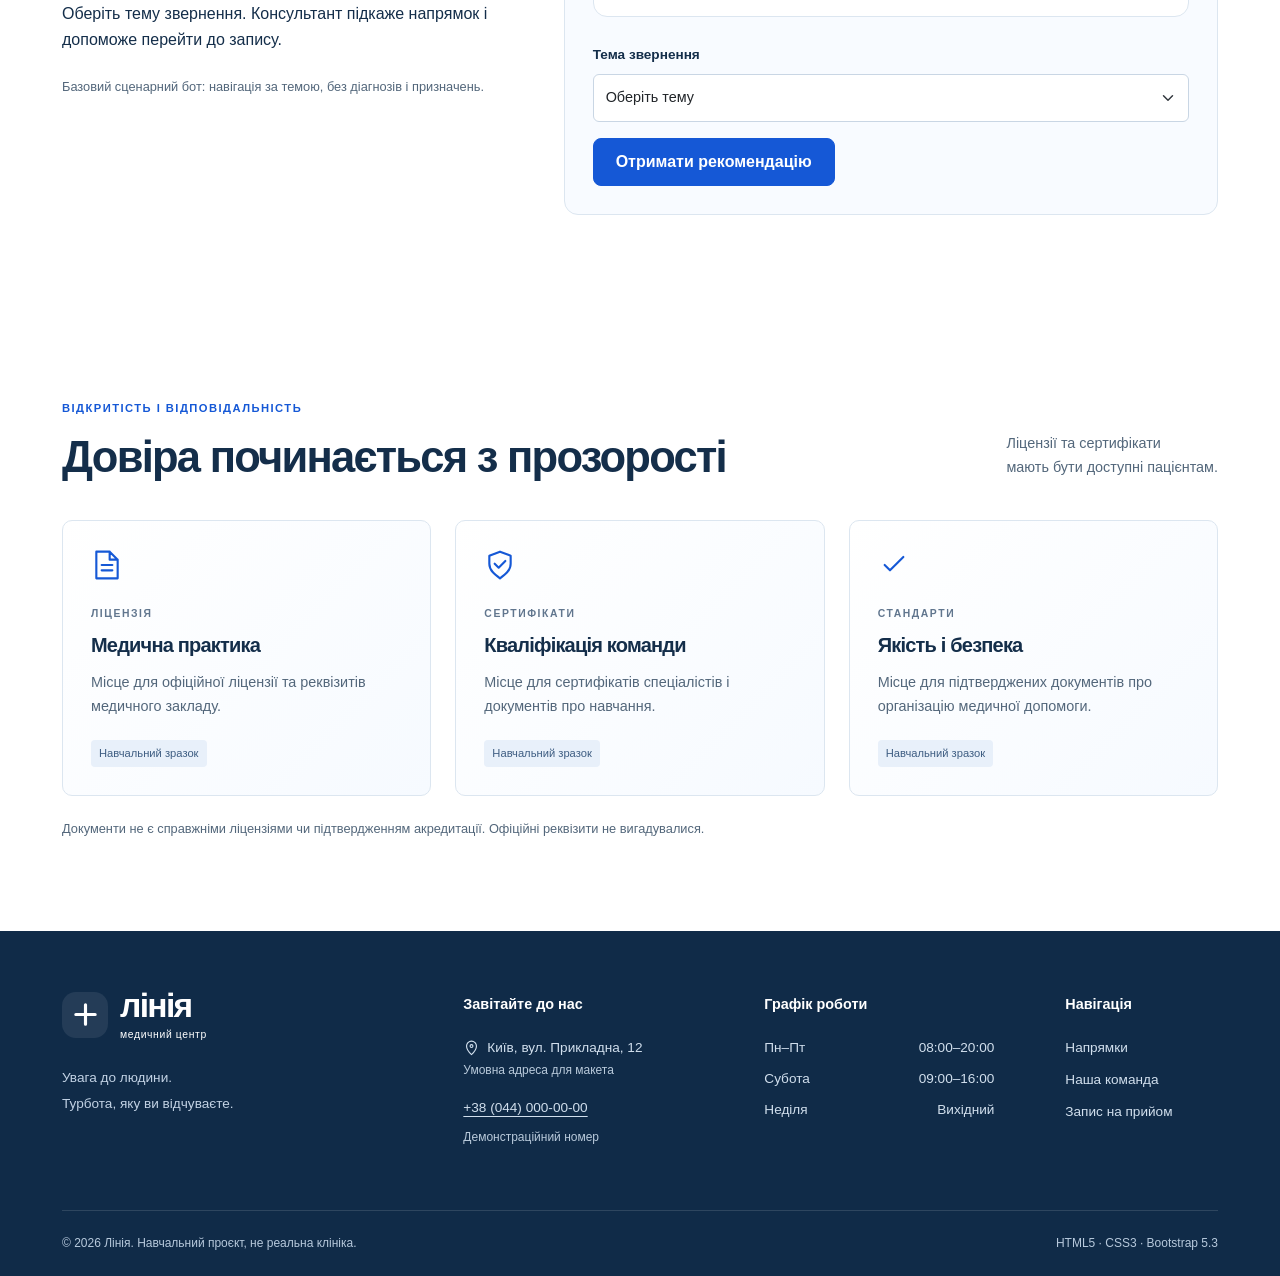
<file: ЛБ4/index.html>
<!DOCTYPE html>
<html lang="uk">
<head>
  <meta charset="UTF-8">
  <meta name="viewport" content="width=device-width, initial-scale=1.0">
  <meta name="description" content="Лінія — навчальний сайт приватного медичного центру. Напрямки, команда лікарів і демонстраційна форма запису.">
  <meta name="theme-color" content="#1558d6">
  <title>Лінія — інтерактивна клініка — ЛБ4</title>
  <link rel="icon" href="assets/favicon.svg" type="image/svg+xml">
  <link rel="stylesheet" href="vendor/bootstrap.min.css">
  <link rel="stylesheet" href="style.css">
  <script src="vendor/bootstrap.bundle.min.js" defer></script>
  <script src="script.js" defer></script>
</head>
<body>
  <!-- Власний SVG-набір іконок: не потребує завантаження шрифтів. -->
  <svg class="icon-library" xmlns="http://www.w3.org/2000/svg" aria-hidden="true">
    <symbol id="i-plus" viewBox="0 0 24 24"><path d="M12 4v16M4 12h16"/></symbol>
    <symbol id="i-phone" viewBox="0 0 24 24"><path d="m5 3 4 1 1 5-3 2a15 15 0 0 0 6 6l2-3 5 1 1 4c-1 4-7 2-11-1S1 7 5 3Z"/></symbol>
    <symbol id="i-check" viewBox="0 0 24 24"><path d="m5 12 4 4L19 6"/></symbol>
    <symbol id="i-heart" viewBox="0 0 24 24"><path d="M20 5c-3-3-6-1-8 1-2-2-5-4-8-1s-1 7 8 14c9-7 11-11 8-14Z"/><path d="M3 11h5l2-3 3 7 2-4h6"/></symbol>
    <symbol id="i-person" viewBox="0 0 24 24"><circle cx="12" cy="7" r="4"/><path d="M4 21v-2a8 8 0 0 1 16 0v2M12 14v7M8 18h8"/></symbol>
    <symbol id="i-child" viewBox="0 0 24 24"><circle cx="12" cy="5" r="3"/><path d="m4 11 8 2 8-2M12 8v10m0 0-5 4m5-4 5 4"/></symbol>
    <symbol id="i-scan" viewBox="0 0 24 24"><path d="M8 3H3v5m13-5h5v5M3 16v5h5m13-5v5h-5M5 12h3l2-5 4 10 2-5h3"/></symbol>
    <symbol id="i-shield" viewBox="0 0 24 24"><path d="m12 2 8 3v6c0 5-4 8-8 11-4-3-8-6-8-11V5Z"/><path d="m8 11 3 3 5-5"/></symbol>
    <symbol id="i-clock" viewBox="0 0 24 24"><circle cx="12" cy="12" r="9"/><path d="M12 6v6l4 2"/></symbol>
    <symbol id="i-location" viewBox="0 0 24 24"><path d="M19 10c0 6-7 12-7 12S5 16 5 10a7 7 0 1 1 14 0Z"/><circle cx="12" cy="10" r="2"/></symbol>
    <symbol id="i-document" viewBox="0 0 24 24"><path d="M14 2H4v20h16V8Zm0 0v6h6M8 12h8M8 16h8"/></symbol>
  </svg>

  <a class="skip-link" href="#main">Перейти до вмісту</a>
  <div class="demo-bar">Навчальний проєкт · Лабораторна робота №4 · Варіант 9</div>
  <header class="site-header sticky-top">
    <nav class="navbar navbar-expand-lg" aria-label="Головна навігація">
      <div class="container">
        <a class="navbar-brand brand" href="#home" aria-label="Лінія — на головну">
          <span class="brand-symbol"><svg class="icon" aria-hidden="true"><use href="#i-plus"/></svg></span>
          <span>лінія<span class="brand-caption">медичний центр</span></span>
        </a>
        <button class="navbar-toggler" type="button" data-bs-toggle="collapse" data-bs-target="#main-nav" aria-controls="main-nav" aria-expanded="false" aria-label="Відкрити меню"><span class="navbar-toggler-icon"></span></button>
        <div class="collapse navbar-collapse" id="main-nav">
          <ul class="navbar-nav mx-auto gap-lg-3">
            <li class="nav-item"><a class="nav-link" href="#about">Про клініку</a></li>
            <li class="nav-item"><a class="nav-link" href="#services">Напрямки</a></li>
            <li class="nav-item"><a class="nav-link" href="#doctors">Лікарі</a></li>
            <li class="nav-item"><a class="nav-link" href="#calculator">Вартість</a></li>
          </ul>
          <a class="nav-phone" href="tel:+380440000000"><svg class="icon" aria-hidden="true"><use href="#i-phone"/></svg><span>+38 (044) 000-00-00<small>демонстраційний номер</small></span></a>
          <a class="btn btn-primary nav-appointment" href="#appointment">Записатися</a>
        </div>
      </div>
    </nav>
  </header>

  <main id="main">
    <section class="hero" id="home" aria-labelledby="hero-title">
      <div class="container">
        <div class="row align-items-center g-5">
          <div class="col-lg-6 hero-copy">
            <p class="eyebrow"><span class="short-line"></span>ПРИВАТНИЙ МЕДИЧНИЙ ЦЕНТР</p>
            <h1 id="hero-title">Турбота про вас.<br><span>На кожному кроці.</span></h1>
            <p class="hero-description">Коли вас чують, пояснюють і підтримують. Знайдіть свого лікаря та зробіть перший крок до уважного піклування про здоров’я.</p>
            <div class="d-flex flex-wrap gap-3 hero-actions">
              <a class="btn btn-primary btn-lg" href="#appointment">Записатися на прийом</a>
              <a class="btn btn-outline-primary btn-lg" href="#doctors">Обрати лікаря</a>
            </div>
            <div class="hero-assurance"><svg class="icon" aria-hidden="true"><use href="#i-shield"/></svg><span>Зрозумілий план. Уважне ставлення. Спільні рішення.</span></div>
          </div>
          <div class="col-lg-6">
            <div class="hero-visual">
              <img class="hero-photo" src="assets/clinic.jpg" width="1400" height="933" alt="Лікар зі стетоскопом користується цифровими інструментами" fetchpriority="high">
              <div class="photo-caption"><span class="caption-icon"><svg class="icon" aria-hidden="true"><use href="#i-heart"/></svg></span><span><strong>Медицина з людським обличчям</strong><small>Час для розмови та ваших запитань</small></span></div>
              <span class="visual-cross" aria-hidden="true">+</span>
            </div>
          </div>
        </div>
      </div>
    </section>

    <section class="care-strip" aria-label="Наш підхід">
      <div class="container"><div class="row g-4">
        <div class="col-md-4"><div class="care-item"><svg class="icon" aria-hidden="true"><use href="#i-person"/></svg><div><h2>Лікар поруч</h2><p>Від першого запитання до плану дій</p></div></div></div>
        <div class="col-md-4"><div class="care-item"><svg class="icon" aria-hidden="true"><use href="#i-scan"/></svg><div><h2>Комплексний підхід</h2><p>Консультації та діагностика в одному місці</p></div></div></div>
        <div class="col-md-4"><div class="care-item"><svg class="icon" aria-hidden="true"><use href="#i-clock"/></svg><div><h2>Повага до вашого часу</h2><p>Зручний вибір лікаря та дня візиту</p></div></div></div>
      </div></div>
    </section>

    <section class="section-space" id="services" aria-labelledby="services-title">
      <div class="container">
        <div class="section-heading"><div><p class="eyebrow">ДОПОМОГА, ЯКА ПОЧИНАЄТЬСЯ З УВАГИ</p><h2 id="services-title">Наші напрямки</h2></div><p>Для дорослих і дітей.<br>З фокусом на ваших потребах.</p></div>
        <div class="row g-4">
          <div class="col-sm-6 col-lg-3"><article class="card service-card h-100"><div class="card-body"><span class="service-icon"><svg class="icon" aria-hidden="true"><use href="#i-person"/></svg></span><h3 class="card-title">Сімейна медицина</h3><p class="card-text">Перший контакт, профілактичні огляди та супровід усієї родини.</p><a href="#appointment" class="service-link" data-service="family">Обрати консультацію<span class="visually-hidden"> із сімейної медицини</span></a></div></article></div>
          <div class="col-sm-6 col-lg-3"><article class="card service-card h-100"><div class="card-body"><span class="service-icon"><svg class="icon" aria-hidden="true"><use href="#i-heart"/></svg></span><h3 class="card-title">Кардіологія</h3><p class="card-text">Консультації з питань здоров’я серця й індивідуальний план обстежень.</p><a href="#appointment" class="service-link" data-service="cardiology">Обрати консультацію<span class="visually-hidden"> кардіолога</span></a></div></article></div>
          <div class="col-sm-6 col-lg-3"><article class="card service-card h-100"><div class="card-body"><span class="service-icon"><svg class="icon" aria-hidden="true"><use href="#i-child"/></svg></span><h3 class="card-title">Педіатрія</h3><p class="card-text">Уважні огляди дітей та відповіді на щоденні запитання батьків.</p><a href="#appointment" class="service-link" data-service="pediatrics">Обрати консультацію<span class="visually-hidden"> педіатра</span></a></div></article></div>
          <div class="col-sm-6 col-lg-3"><article class="card service-card h-100"><div class="card-body"><span class="service-icon"><svg class="icon" aria-hidden="true"><use href="#i-scan"/></svg></span><h3 class="card-title">УЗД-діагностика</h3><p class="card-text">Ультразвукові обстеження за направленням та пояснення результатів.</p><a href="#appointment" class="service-link" data-service="ultrasound">Обрати обстеження</a></div></article></div>
        </div>
      </div>
    </section>

    <section class="about-section section-space" id="about" aria-labelledby="about-title">
      <div class="container"><div class="row g-5 align-items-center">
        <div class="col-lg-5"><p class="eyebrow">НАША ФІЛОСОФІЯ</p><h2 id="about-title">Більше уваги.<br>Більше розуміння.</h2></div>
        <div class="col-lg-7"><p class="about-lead">Ми уявляємо клініку як місце, де можна спокійно розповісти про те, що турбує, і зрозуміти наступні кроки.</p><div class="row g-3"><div class="col-sm-6"><p class="check-line"><svg class="icon" aria-hidden="true"><use href="#i-check"/></svg>Пояснення простою мовою</p></div><div class="col-sm-6"><p class="check-line"><svg class="icon" aria-hidden="true"><use href="#i-check"/></svg>Увага до кожного запитання</p></div><div class="col-sm-6"><p class="check-line"><svg class="icon" aria-hidden="true"><use href="#i-check"/></svg>Індивідуальний план візиту</p></div><div class="col-sm-6"><p class="check-line"><svg class="icon" aria-hidden="true"><use href="#i-check"/></svg>Повага до приватності</p></div></div></div>
      </div></div>
    </section>

    <section class="section-space" id="doctors" aria-labelledby="doctors-title">
      <div class="container">
        <div class="section-heading"><div><p class="eyebrow">ЗНАЙОМСТВО ДО ПЕРШОГО ВІЗИТУ</p><h2 id="doctors-title">Каталог лікарів</h2></div><p>Оберіть спеціальність.<br>Дізнайтеся більше про свого лікаря.</p></div>
        <div id="data-status" class="alert alert-info" role="status" aria-live="polite">Завантажуємо лікарів і послуги…</div>
        <button id="retry-load" type="button" class="btn btn-outline-primary mb-4" hidden>Спробувати ще раз</button>
        <div class="catalog-toolbar"><div><label class="form-label" for="specialty-filter">Спеціальність</label><select id="specialty-filter" class="form-select" disabled><option value="">Усі спеціальності</option></select></div><p id="catalog-count" class="mb-0" role="status" aria-live="polite"></p></div>
        <div class="row g-4" id="doctors-list" aria-busy="true"></div>
        <p class="section-note">Профілі, досвід і розклад — навчальні дані. Фотографії ілюстративні.</p>
      </div>
    </section>

    <section class="appointment-section section-space" id="appointment" aria-labelledby="appointment-title">
      <div class="container"><div class="row g-5 align-items-start">
        <div class="col-lg-5 appointment-copy"><p class="eyebrow">ВАШ ВІЗИТ, КРОК ЗА КРОКОМ</p><h2 id="appointment-title">Знайдіть час<br>для свого здоров’я</h2><p>Оберіть лікаря, послугу, дату та доступний час із його розкладу. Після перевірки даних підтвердьте навчальний запис.</p><div class="appointment-note"><svg class="icon" aria-hidden="true"><use href="#i-shield"/></svg><p>Демонстрація: контакти не надсилаються. Браузер запам’ятовує лише лікаря, дату й зайнятий час. Спільного розкладу реальної клініки немає.</p></div><button id="clear-bookings" class="btn btn-outline-light mt-4" type="button">Очистити тестові записи</button><p id="storage-status" class="small mt-3" role="status"></p></div>
        <div class="col-lg-7"><div class="booking-panel">
          <h3>Запис на прийом</h3><p class="form-intro">Поля зі знаком * обов’язкові. Використовуйте вигадані контакти.</p>
          <form id="appointment-form" novalidate>
            <fieldset id="booking-fields" disabled>
              <legend class="visually-hidden">Дані запису на прийом</legend>
              <div class="row g-3">
                <div class="col-sm-6"><label class="form-label" for="doctor">Лікар *</label><select id="doctor" name="doctor_id" class="form-select" required><option value="">Оберіть лікаря</option></select><div class="invalid-feedback" id="doctor-error"></div></div>
                <div class="col-sm-6"><label class="form-label" for="service">Послуга *</label><select id="service" name="service_id" class="form-select" required><option value="">Спочатку оберіть лікаря</option></select><div class="invalid-feedback" id="service-error"></div></div>
                <div class="col-sm-6"><label class="form-label" for="visit-date">Дата візиту *</label><input id="visit-date" name="visit_date" type="date" class="form-control" required><div class="invalid-feedback" id="visit-date-error"></div></div>
                <div class="col-sm-6"><label class="form-label" for="visit-time">Вільний час *</label><select id="visit-time" name="visit_time" class="form-select" required><option value="">Оберіть лікаря та дату</option></select><div class="invalid-feedback" id="visit-time-error"></div></div>
                <div class="col-12"><p id="schedule-status" class="form-text mt-0 mb-0" role="status" aria-live="polite">Вільні години з’являться після вибору лікаря та дати.</p></div>
                <div class="col-12"><label class="form-label" for="patient-name">Прізвище, ім’я, по батькові *</label><input id="patient-name" name="patient_name" type="text" class="form-control" autocomplete="name" maxlength="120" placeholder="Шевченко Олександр Іванович" required><div class="invalid-feedback" id="patient-name-error"></div></div>
                <div class="col-sm-6"><label class="form-label" for="patient-phone">Телефон *</label><input id="patient-phone" name="patient_phone" type="tel" class="form-control" autocomplete="tel" placeholder="+380671234567" pattern="\+380[0-9]{9}" maxlength="13" required><div class="invalid-feedback" id="patient-phone-error"></div></div>
                <div class="col-sm-6"><label class="form-label" for="patient-email">E-mail (необов’язково)</label><input id="patient-email" name="patient_email" type="email" class="form-control" autocomplete="email" maxlength="150" placeholder="name@example.com"><div class="invalid-feedback" id="patient-email-error"></div></div>
                <div class="col-12"><div class="form-check"><input id="demo-consent" name="demo_consent" type="checkbox" class="form-check-input" required><label class="form-check-label" for="demo-consent">Розумію, що це навчальний запис *</label><div class="invalid-feedback" id="demo-consent-error"></div></div></div>
                <div class="col-12"><button class="btn btn-primary w-100" type="submit">Переглянути й підтвердити</button></div>
              </div>
            </fieldset>
            <noscript><p class="text-danger mt-3">Для завантаження JSON і роботи форми потрібен JavaScript.</p></noscript>
          </form>
          <div id="booking-result" class="alert alert-success mt-4 mb-0" role="status" aria-live="polite" hidden></div>
        </div></div>
      </div></div>
    </section>


    <section id="calculator" class="section-space calculator-section" aria-labelledby="calculator-title">
      <div class="container"><div class="section-heading"><div><p class="eyebrow">ПЛАНУЙТЕ ЗАВЧАСНО</p><h2 id="calculator-title">Калькулятор послуг</h2></div><p>Оберіть потрібні послуги.<br>Вартість оновиться одразу.</p></div>
        <div class="row g-4 calculator-screen"><div class="col-lg-8"><div id="calculator-services" class="calculator-options" aria-busy="true"></div></div><div class="col-lg-4"><aside class="total-panel"><p>Орієнтовна загальна вартість</p><p id="calculator-total" class="total-value" role="status" aria-live="polite">0 грн</p><p id="calculator-count">Обрано послуг: 0</p><button id="print-calculation" class="btn btn-primary w-100" type="button" disabled>Друкувати розрахунок</button><button id="clear-calculation" class="btn btn-link w-100 mt-2" type="button" disabled>Скинути вибір</button><p class="small mb-0 mt-3">Навчальні ціни. Розрахунок не є рахунком або замовленням.</p></aside></div></div>
        <div id="print-summary" class="print-summary"><h3>Обрані послуги</h3><div id="print-items"></div><p id="print-total"></p><p>Навчальний розрахунок клініки «Лінія». Ціни умовні.</p></div>
      </div>
    </section>

    <section id="consultant" class="section-space consultant-section" aria-labelledby="consultant-title">
      <div class="container"><div class="row g-5 align-items-start"><div class="col-lg-5"><p class="eyebrow">ДОПОМОЖЕМО ЗОРІЄНТУВАТИСЯ</p><h2 id="consultant-title">З якого лікаря<br>почати?</h2><p class="mt-4">Оберіть тему звернення. Консультант підкаже напрямок і допоможе перейти до запису.</p><p class="section-note">Базовий сценарний бот: навігація за темою, без діагнозів і призначень.</p></div><div class="col-lg-7"><div class="chat-panel"><div class="chat-header"><span class="brand-symbol"><svg class="icon" aria-hidden="true"><use href="#i-plus"/></svg></span><div><strong>Консультант Лінії</strong><small>Автоматичний помічник</small></div></div><div id="chat-log" class="chat-log" role="log" aria-label="Діалог із консультантом" aria-live="polite"><p class="chat-bubble">Вітаю! З якого питання ви хотіли б звернутися?</p></div><form id="chat-form"><label class="form-label" for="chat-topic">Тема звернення</label><select id="chat-topic" class="form-select" required disabled><option value="">Оберіть тему</option><option value="cardiology">Питання щодо здоров’я серця</option><option value="family">Плановий огляд дорослого</option><option value="pediatrics">Плановий огляд дитини</option><option value="ultrasound">Направлення на УЗД</option></select><button id="chat-send" class="btn btn-primary mt-3" type="submit" disabled>Отримати рекомендацію</button></form><button id="chat-book" class="btn btn-outline-primary mt-3 w-100" type="button" hidden>Перейти до запису</button></div></div></div></div>
    </section>

    <section class="section-space credentials-section" id="credentials" aria-labelledby="credentials-title">
      <div class="container"><div class="section-heading"><div><p class="eyebrow">ВІДКРИТІСТЬ І ВІДПОВІДАЛЬНІСТЬ</p><h2 id="credentials-title">Довіра починається з прозорості</h2></div><p>Ліцензії та сертифікати<br>мають бути доступні пацієнтам.</p></div>
        <div class="row g-4">
          <div class="col-md-4"><article class="credential-card h-100"><svg class="icon" aria-hidden="true"><use href="#i-document"/></svg><p class="document-label">ЛІЦЕНЗІЯ</p><h3>Медична практика</h3><p>Місце для офіційної ліцензії та реквізитів медичного закладу.</p><span class="sample-tag">Навчальний зразок</span></article></div>
          <div class="col-md-4"><article class="credential-card h-100"><svg class="icon" aria-hidden="true"><use href="#i-shield"/></svg><p class="document-label">СЕРТИФІКАТИ</p><h3>Кваліфікація команди</h3><p>Місце для сертифікатів спеціалістів і документів про навчання.</p><span class="sample-tag">Навчальний зразок</span></article></div>
          <div class="col-md-4"><article class="credential-card h-100"><svg class="icon" aria-hidden="true"><use href="#i-check"/></svg><p class="document-label">СТАНДАРТИ</p><h3>Якість і безпека</h3><p>Місце для підтверджених документів про організацію медичної допомоги.</p><span class="sample-tag">Навчальний зразок</span></article></div>
        </div>
        <p class="section-note">Документи не є справжніми ліцензіями чи підтвердженням акредитації. Офіційні реквізити не вигадувалися.</p>
      </div>
    </section>
  </main>

  <footer class="site-footer" id="contacts">
    <div class="container"><div class="row g-5">
      <div class="col-lg-4"><a class="brand footer-brand" href="#home"><span class="brand-symbol"><svg class="icon" aria-hidden="true"><use href="#i-plus"/></svg></span><span>лінія<span class="brand-caption">медичний центр</span></span></a><p class="footer-description">Увага до людини.<br>Турбота, яку ви відчуваєте.</p></div>
      <div class="col-sm-6 col-lg-3"><h2>Завітайте до нас</h2><p><svg class="icon" aria-hidden="true"><use href="#i-location"/></svg>Київ, вул. Прикладна, 12<br><span class="footer-detail">Умовна адреса для макета</span></p><a href="tel:+380440000000">+38 (044) 000-00-00</a><p class="footer-detail mt-2">Демонстраційний номер</p></div>
      <div class="col-sm-6 col-lg-3"><h2>Графік роботи</h2><dl class="hours"><div><dt>Пн–Пт</dt><dd>08:00–20:00</dd></div><div><dt>Субота</dt><dd>09:00–16:00</dd></div><div><dt>Неділя</dt><dd>Вихідний</dd></div></dl></div>
      <div class="col-lg-2"><h2>Навігація</h2><ul class="footer-links"><li><a href="#services">Напрямки</a></li><li><a href="#doctors">Наша команда</a></li><li><a href="#appointment">Запис на прийом</a></li></ul></div>
    </div><div class="footer-bottom"><p>© 2026 Лінія. Навчальний проєкт, не реальна клініка.</p><p>HTML5 · CSS3 · Bootstrap 5.3</p></div></div>
  </footer>

  <div class="modal fade" id="doctor-modal" role="dialog" tabindex="-1" aria-labelledby="doctor-modal-title" aria-hidden="true"><div class="modal-dialog modal-dialog-centered modal-lg"><div class="modal-content"><div class="modal-header"><h2 class="modal-title fs-4" id="doctor-modal-title">Профіль лікаря</h2><button type="button" class="btn-close" data-bs-dismiss="modal" aria-label="Закрити профіль"></button></div><div class="modal-body" id="doctor-modal-body"></div><div class="modal-footer"><button id="modal-book" type="button" class="btn btn-primary">Обрати цього лікаря</button></div></div></div></div>
  <div class="modal fade" id="confirm-modal" role="dialog" tabindex="-1" aria-labelledby="confirm-title" aria-hidden="true"><div class="modal-dialog modal-dialog-centered"><div class="modal-content"><div class="modal-header"><h2 class="modal-title fs-4" id="confirm-title">Перевірте дані запису</h2><button type="button" class="btn-close" data-bs-dismiss="modal" aria-label="Закрити підтвердження"></button></div><div class="modal-body"><div id="confirmation-summary"></div><p class="small text-secondary mt-3 mb-0">Це локальний навчальний запис. Контакти не зберігаються і не надсилаються.</p><p id="confirmation-error" class="text-danger mt-3" role="alert" hidden></p></div><div class="modal-footer"><button type="button" class="btn btn-outline-secondary" data-bs-dismiss="modal">Редагувати</button><button id="confirm-booking" type="button" class="btn btn-primary">Підтвердити запис</button></div></div></div></div>
</body>
</html>
</file>
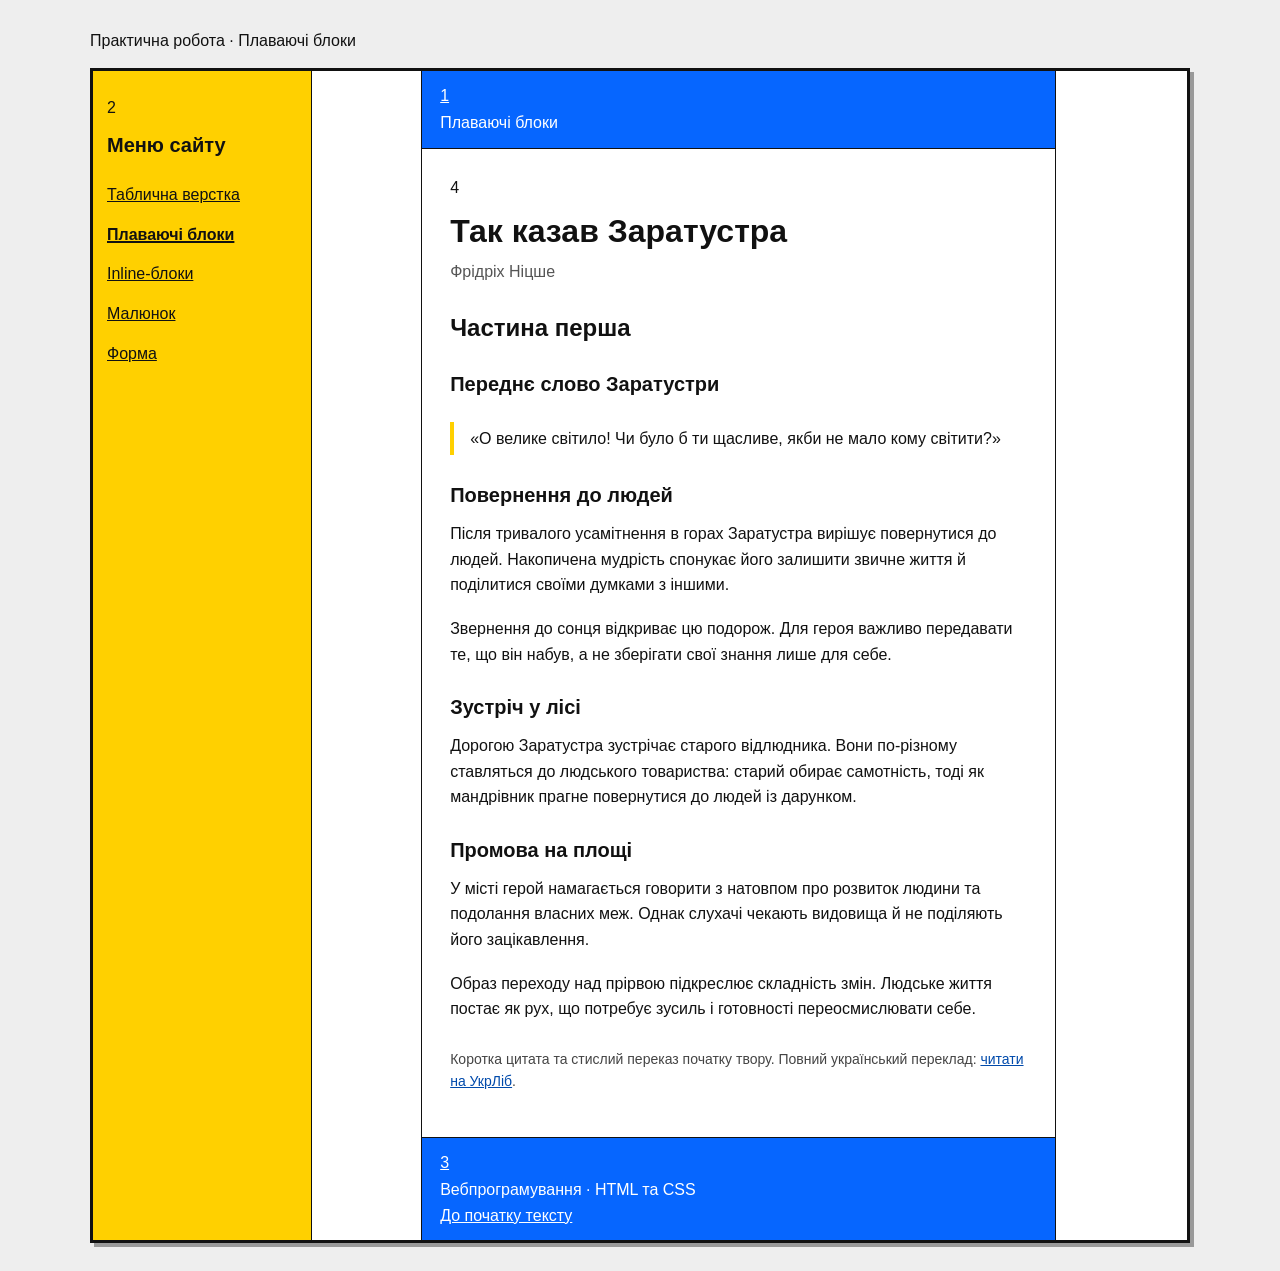
<file: ЛБ1/float.html>
<!DOCTYPE html>
<html lang="uk">
<head>
  <meta charset="UTF-8">
  <meta name="viewport" content="width=device-width, initial-scale=1.0">
  <meta name="description" content="Навчальна робота: три способи верстки, зображення та HTML-форма.">
  <title>Плаваючі блоки — Вебпрограмування</title>
  <link rel="stylesheet" href="styles.css">
  <link rel="stylesheet" href="float.css">

</head>
<body>
  <a class="skip-link" href="#content">Перейти до вмісту</a>
  <p class="page-caption">Практична робота · Плаваючі блоки</p>
  <div class="frame float-layout">
    <aside class="sidebar"><nav aria-label="Головне меню">
        <span class="region-number" aria-hidden="true">2</span>
        <h2>Меню сайту</h2>
        <ul>
          <li><a href="index.html">Таблична верстка</a></li>
          <li><a href="float.html" aria-current="page">Плаваючі блоки</a></li>
          <li><a href="inline-block.html">Inline-блоки</a></li>
          <li><a href="image.html">Малюнок</a></li>
          <li><a href="form.html">Форма</a></li>
        </ul>
      </nav></aside>
    <div class="right-column">
      <header class="header"><span class="region-number" aria-hidden="true">1</span><p>Плаваючі блоки</p></header>
      <main id="content" class="content"><span class="region-number" aria-hidden="true">4</span>
          <article aria-labelledby="book-title">
            <h1 id="book-title">Так казав Заратустра</h1>
            <p class="author">Фрідріх Ніцше</p>
            <h2>Частина перша</h2>
            <h3>Переднє слово Заратустри</h3>
            <blockquote cite="https://www.ukrlib.com.ua/world/printit.php?tid=3781">
              <p>«О велике світило! Чи було б ти щасливе, якби не мало кому світити?»</p>
            </blockquote>
            <h3>Повернення до людей</h3>
            <p>Після тривалого усамітнення в горах Заратустра вирішує повернутися до людей. Накопичена мудрість спонукає його залишити звичне життя й поділитися своїми думками з іншими.</p>
            <p>Звернення до сонця відкриває цю подорож. Для героя важливо передавати те, що він набув, а не зберігати свої знання лише для себе.</p>
            <h3>Зустріч у лісі</h3>
            <p>Дорогою Заратустра зустрічає старого відлюдника. Вони по-різному ставляться до людського товариства: старий обирає самотність, тоді як мандрівник прагне повернутися до людей із дарунком.</p>
            <h3>Промова на площі</h3>
            <p>У місті герой намагається говорити з натовпом про розвиток людини та подолання власних меж. Однак слухачі чекають видовища й не поділяють його зацікавлення.</p>
            <p>Образ переходу над прірвою підкреслює складність змін. Людське життя постає як рух, що потребує зусиль і готовності переосмислювати себе.</p>
            <p class="source">Коротка цитата та стислий переказ початку твору. Повний український переклад: <a href="https://www.ukrlib.com.ua/world/printit.php?tid=3781">читати на УкрЛіб</a>.</p>
          </article>
        </main>
      <footer class="footer"><span class="region-number" aria-hidden="true">3</span><p>Вебпрограмування · HTML та CSS</p><a href="#content">До початку тексту</a></footer>
    </div>
  </div>
</body>
</html>
</file>
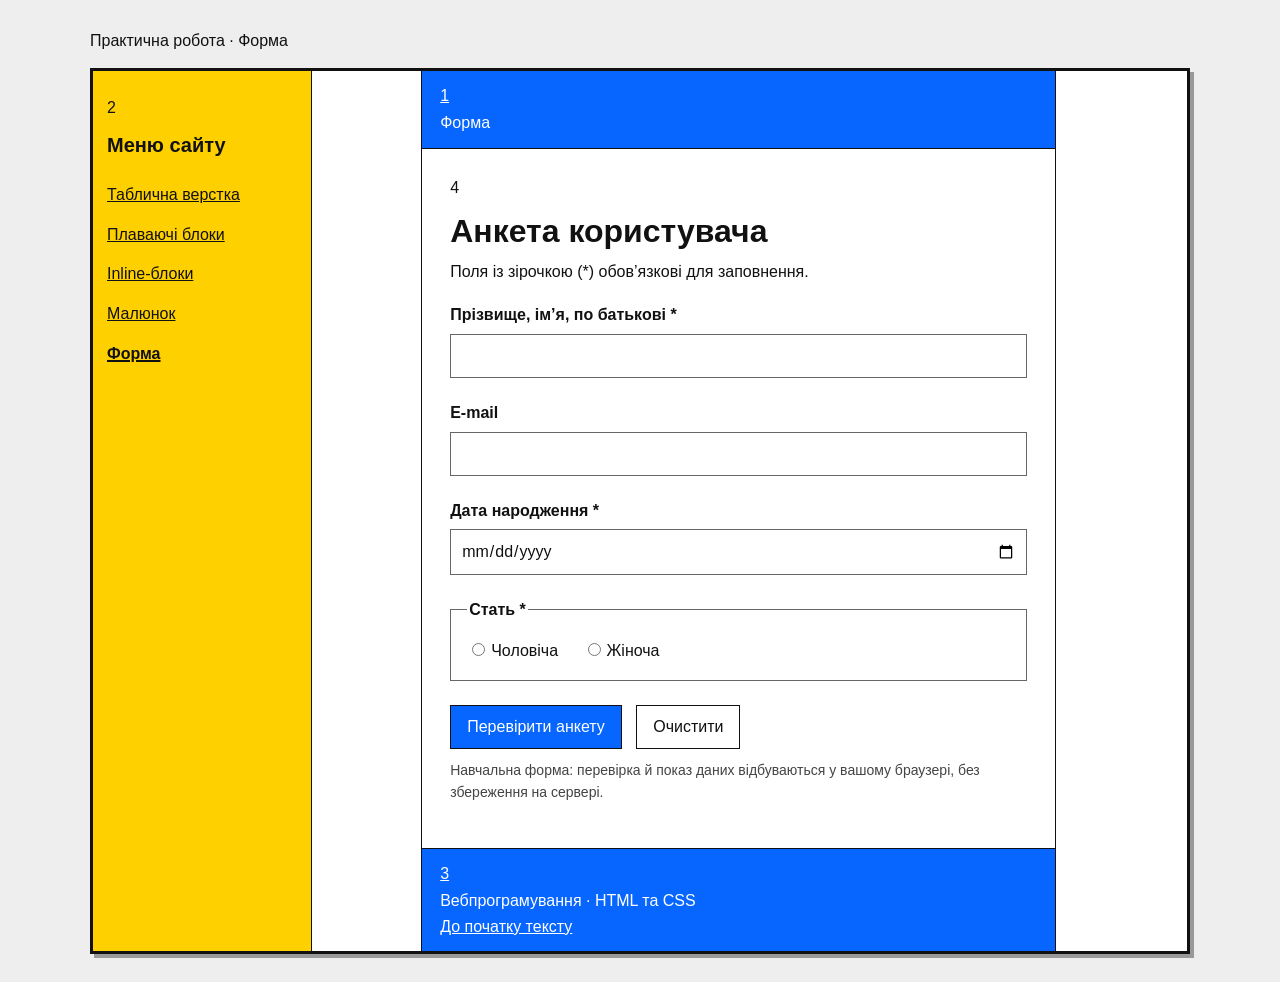
<file: ЛБ1/form.html>
<!DOCTYPE html>
<html lang="uk">
<head>
  <meta charset="UTF-8">
  <meta name="viewport" content="width=device-width, initial-scale=1.0">
  <meta name="description" content="Навчальна робота: три способи верстки, зображення та HTML-форма.">
  <title>Форма — Вебпрограмування</title>
  <link rel="stylesheet" href="styles.css">
  <link rel="stylesheet" href="float.css">
  <script src="form.js" defer></script>
</head>
<body>
  <a class="skip-link" href="#content">Перейти до вмісту</a>
  <p class="page-caption">Практична робота · Форма</p>
  <div class="frame float-layout">
    <aside class="sidebar"><nav aria-label="Головне меню">
        <span class="region-number" aria-hidden="true">2</span>
        <h2>Меню сайту</h2>
        <ul>
          <li><a href="index.html">Таблична верстка</a></li>
          <li><a href="float.html">Плаваючі блоки</a></li>
          <li><a href="inline-block.html">Inline-блоки</a></li>
          <li><a href="image.html">Малюнок</a></li>
          <li><a href="form.html" aria-current="page">Форма</a></li>
        </ul>
      </nav></aside>
    <div class="right-column">
      <header class="header"><span class="region-number" aria-hidden="true">1</span><p>Форма</p></header>
      <main id="content" class="content"><span class="region-number" aria-hidden="true">4</span>
          <h1>Анкета користувача</h1>
            <p>Поля із зірочкою (*) обов’язкові для заповнення.</p>
            <form id="user-form" action="form.html" method="get" aria-describedby="form-note">
              <div class="field">
                <label for="user-name">Прізвище, ім’я, по батькові *</label>
                <input id="user-name" name="user_name" type="text" autocomplete="name" required>
              </div>
              <div class="field">
                <label for="user-email">E-mail</label>
                <input id="user-email" name="user_email" type="email" autocomplete="email">
              </div>
              <div class="field">
                <label for="user-birthdate">Дата народження *</label>
                <input id="user-birthdate" name="user_birthdate" type="date" autocomplete="bday" required>
              </div>
              <fieldset>
                <legend>Стать *</legend>
                <label class="radio-label" for="sex-male"><input id="sex-male" name="user_sex" type="radio" value="Чоловіча" required>Чоловіча</label>
                <label class="radio-label" for="sex-female"><input id="sex-female" name="user_sex" type="radio" value="Жіноча" required>Жіноча</label>
              </fieldset>
              <button type="submit">Перевірити анкету</button>
              <button type="reset">Очистити</button>
              <p id="form-note" class="note">Навчальна форма: перевірка й показ даних відбуваються у вашому браузері, без збереження на сервері.</p>
              <noscript><p>Для показу результату без перезавантаження сторінки ввімкніть JavaScript. Без нього форма передає параметри цій самій сторінці методом GET.</p></noscript>
            </form>
            <div id="form-result" role="status" aria-live="polite" hidden></div>
        </main>
      <footer class="footer"><span class="region-number" aria-hidden="true">3</span><p>Вебпрограмування · HTML та CSS</p><a href="#content">До початку тексту</a></footer>
    </div>
  </div>
</body>
</html>
</file>
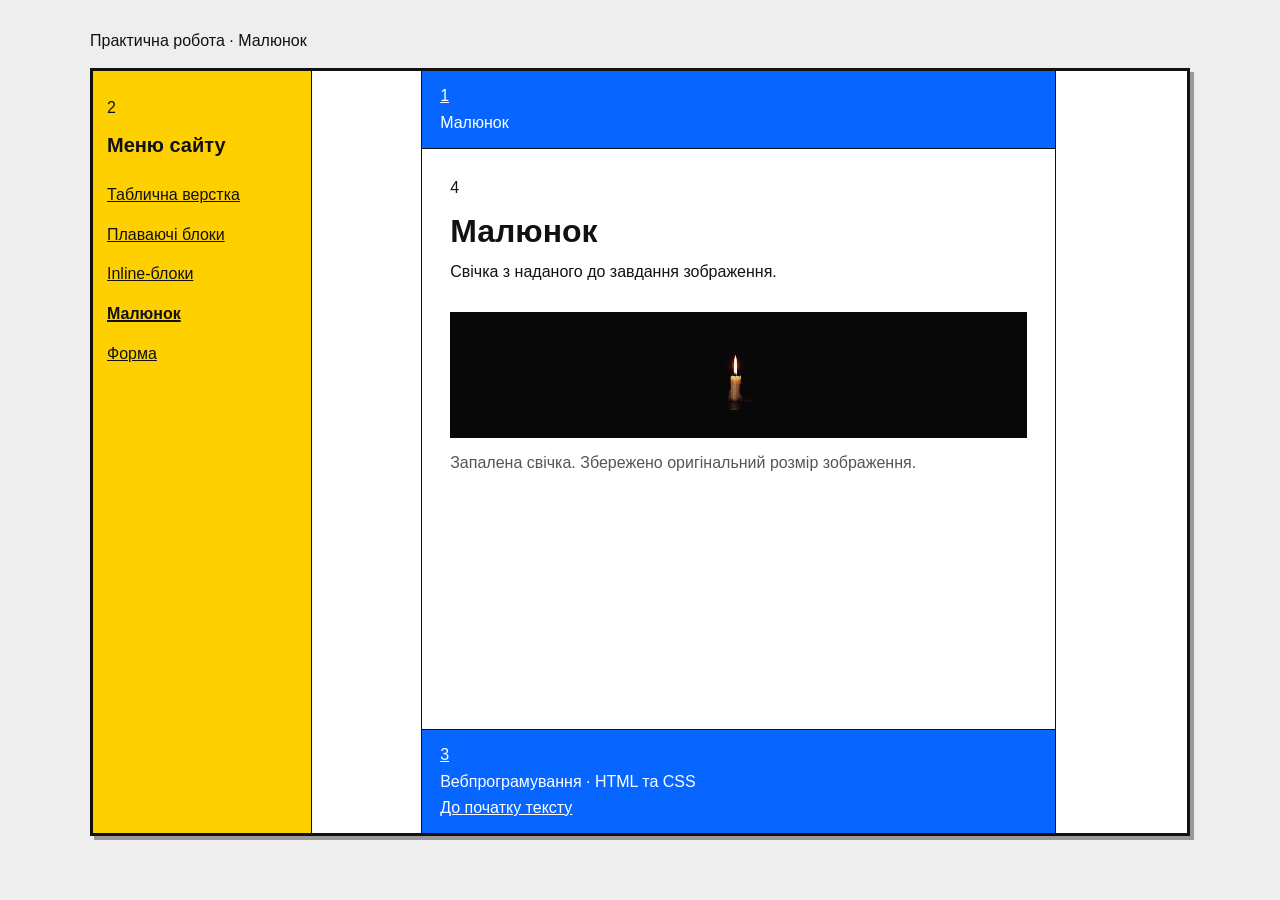
<file: ЛБ1/image.html>
<!DOCTYPE html>
<html lang="uk">
<head>
  <meta charset="UTF-8">
  <meta name="viewport" content="width=device-width, initial-scale=1.0">
  <meta name="description" content="Навчальна робота: три способи верстки, зображення та HTML-форма.">
  <title>Малюнок — Вебпрограмування</title>
  <link rel="stylesheet" href="styles.css">
  <link rel="stylesheet" href="float.css">

</head>
<body>
  <a class="skip-link" href="#content">Перейти до вмісту</a>
  <p class="page-caption">Практична робота · Малюнок</p>
  <div class="frame float-layout">
    <aside class="sidebar"><nav aria-label="Головне меню">
        <span class="region-number" aria-hidden="true">2</span>
        <h2>Меню сайту</h2>
        <ul>
          <li><a href="index.html">Таблична верстка</a></li>
          <li><a href="float.html">Плаваючі блоки</a></li>
          <li><a href="inline-block.html">Inline-блоки</a></li>
          <li><a href="image.html" aria-current="page">Малюнок</a></li>
          <li><a href="form.html">Форма</a></li>
        </ul>
      </nav></aside>
    <div class="right-column">
      <header class="header"><span class="region-number" aria-hidden="true">1</span><p>Малюнок</p></header>
      <main id="content" class="content"><span class="region-number" aria-hidden="true">4</span>
          <h1>Малюнок</h1>
            <p>Свічка з наданого до завдання зображення.</p>
            <figure>
              <div class="picture"><img src="assets/candle.png" width="47" height="70" alt="Запалена свічка на темному тлі"></div>
              <figcaption>Запалена свічка. Збережено оригінальний розмір зображення.</figcaption>
            </figure>
        </main>
      <footer class="footer"><span class="region-number" aria-hidden="true">3</span><p>Вебпрограмування · HTML та CSS</p><a href="#content">До початку тексту</a></footer>
    </div>
  </div>
</body>
</html>
</file>
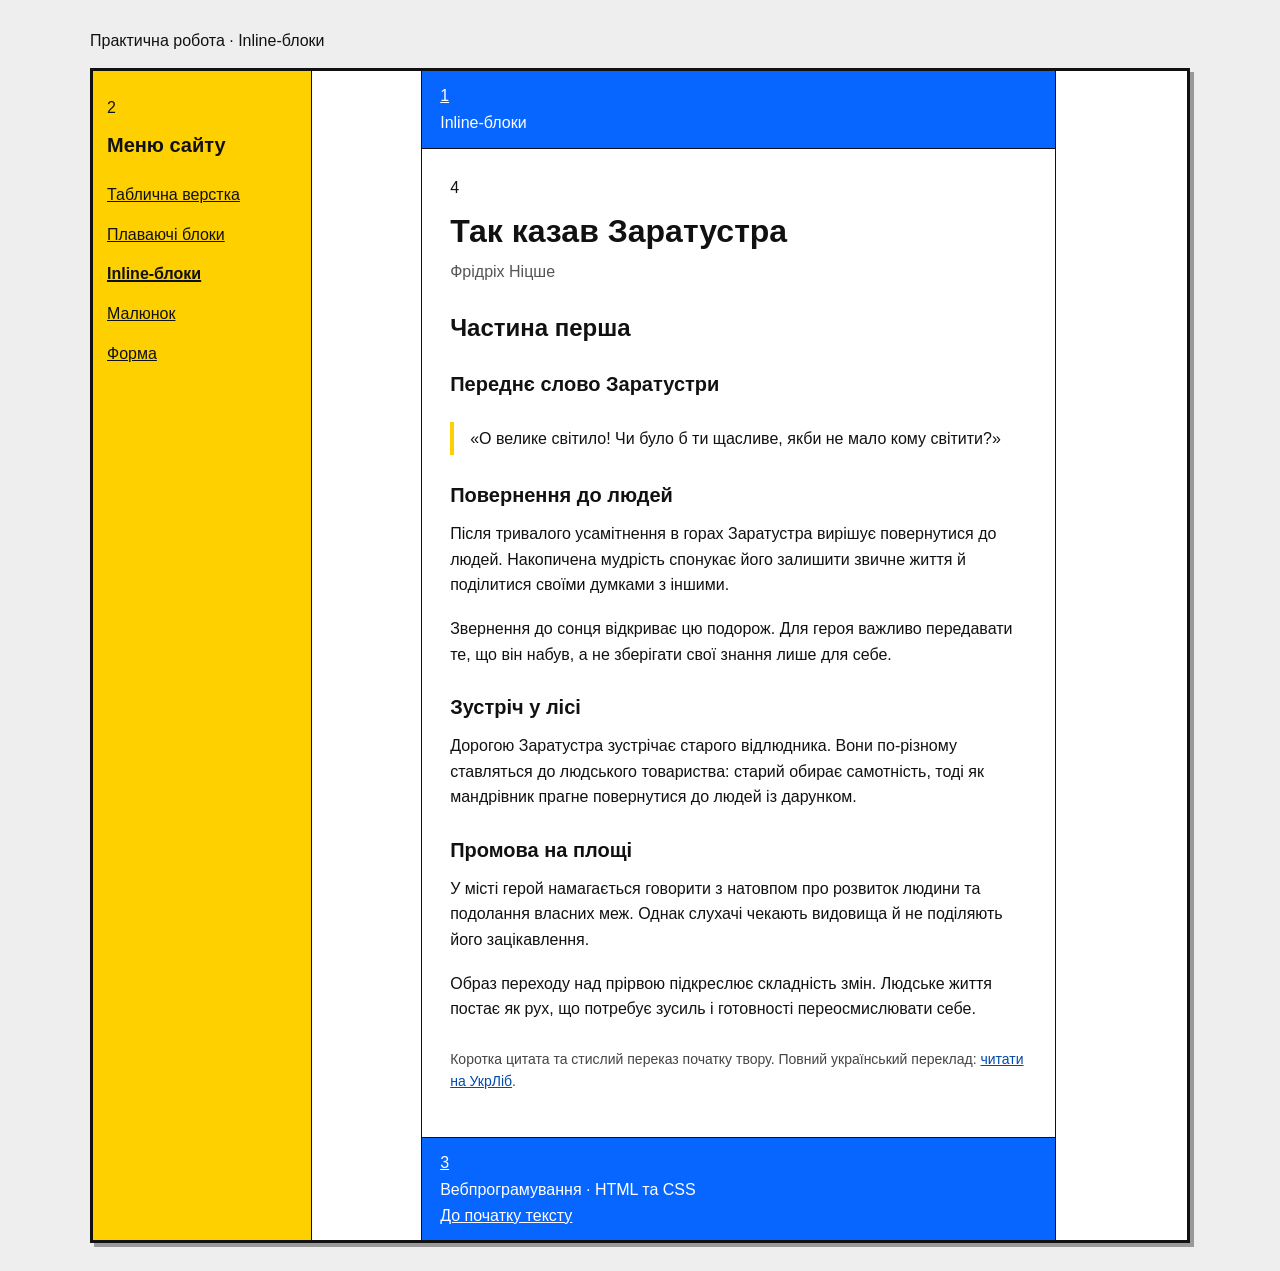
<file: ЛБ1/inline-block.html>
<!DOCTYPE html>
<html lang="uk">
<head>
  <meta charset="UTF-8">
  <meta name="viewport" content="width=device-width, initial-scale=1.0">
  <meta name="description" content="Навчальна робота: три способи верстки, зображення та HTML-форма.">
  <title>Inline-блоки — Вебпрограмування</title>
  <link rel="stylesheet" href="styles.css">
  <link rel="stylesheet" href="inline-block.css">

</head>
<body>
  <a class="skip-link" href="#content">Перейти до вмісту</a>
  <p class="page-caption">Практична робота · Inline-блоки</p>
  <div class="frame inline-layout">
    <aside class="sidebar"><nav aria-label="Головне меню">
        <span class="region-number" aria-hidden="true">2</span>
        <h2>Меню сайту</h2>
        <ul>
          <li><a href="index.html">Таблична верстка</a></li>
          <li><a href="float.html">Плаваючі блоки</a></li>
          <li><a href="inline-block.html" aria-current="page">Inline-блоки</a></li>
          <li><a href="image.html">Малюнок</a></li>
          <li><a href="form.html">Форма</a></li>
        </ul>
      </nav></aside>
    <div class="right-column">
      <header class="header"><span class="region-number" aria-hidden="true">1</span><p>Inline-блоки</p></header>
      <main id="content" class="content"><span class="region-number" aria-hidden="true">4</span>
          <article aria-labelledby="book-title">
            <h1 id="book-title">Так казав Заратустра</h1>
            <p class="author">Фрідріх Ніцше</p>
            <h2>Частина перша</h2>
            <h3>Переднє слово Заратустри</h3>
            <blockquote cite="https://www.ukrlib.com.ua/world/printit.php?tid=3781">
              <p>«О велике світило! Чи було б ти щасливе, якби не мало кому світити?»</p>
            </blockquote>
            <h3>Повернення до людей</h3>
            <p>Після тривалого усамітнення в горах Заратустра вирішує повернутися до людей. Накопичена мудрість спонукає його залишити звичне життя й поділитися своїми думками з іншими.</p>
            <p>Звернення до сонця відкриває цю подорож. Для героя важливо передавати те, що він набув, а не зберігати свої знання лише для себе.</p>
            <h3>Зустріч у лісі</h3>
            <p>Дорогою Заратустра зустрічає старого відлюдника. Вони по-різному ставляться до людського товариства: старий обирає самотність, тоді як мандрівник прагне повернутися до людей із дарунком.</p>
            <h3>Промова на площі</h3>
            <p>У місті герой намагається говорити з натовпом про розвиток людини та подолання власних меж. Однак слухачі чекають видовища й не поділяють його зацікавлення.</p>
            <p>Образ переходу над прірвою підкреслює складність змін. Людське життя постає як рух, що потребує зусиль і готовності переосмислювати себе.</p>
            <p class="source">Коротка цитата та стислий переказ початку твору. Повний український переклад: <a href="https://www.ukrlib.com.ua/world/printit.php?tid=3781">читати на УкрЛіб</a>.</p>
          </article>
        </main>
      <footer class="footer"><span class="region-number" aria-hidden="true">3</span><p>Вебпрограмування · HTML та CSS</p><a href="#content">До початку тексту</a></footer>
    </div>
  </div>
</body>
</html>
</file>
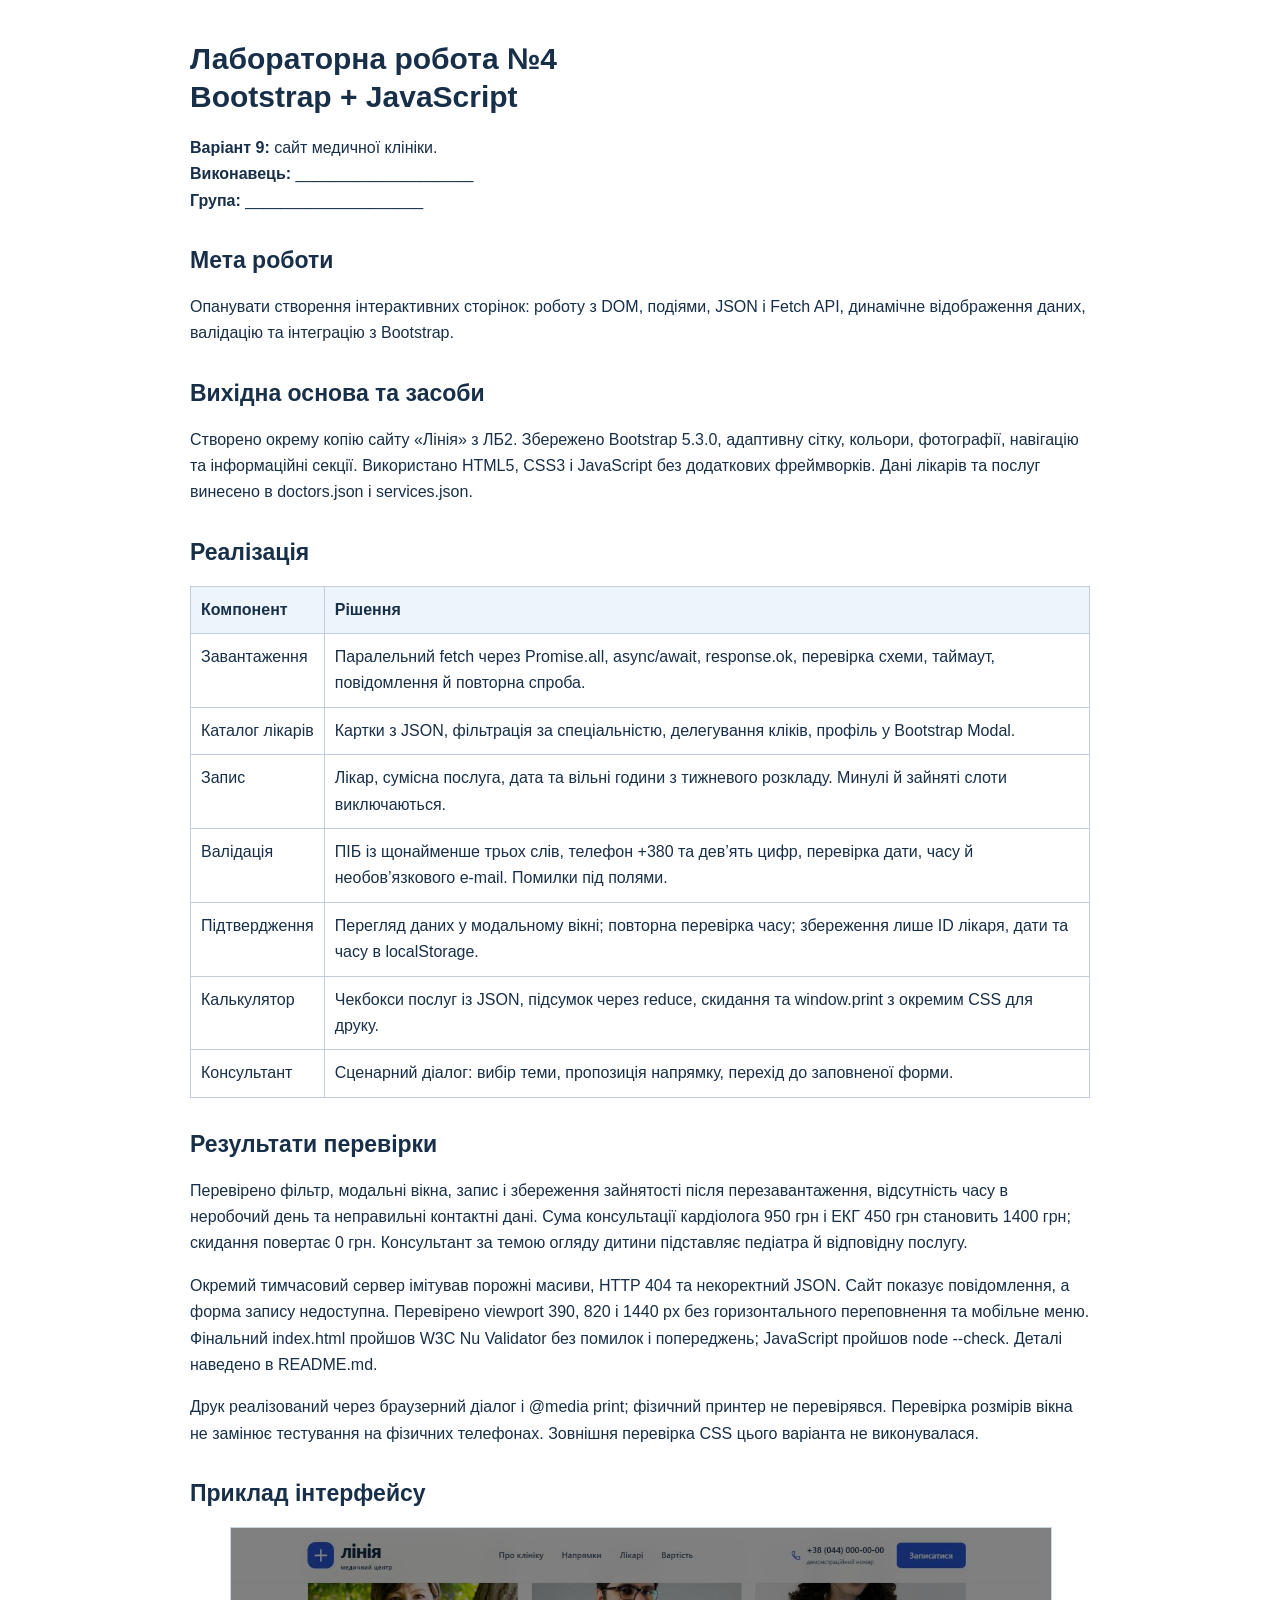
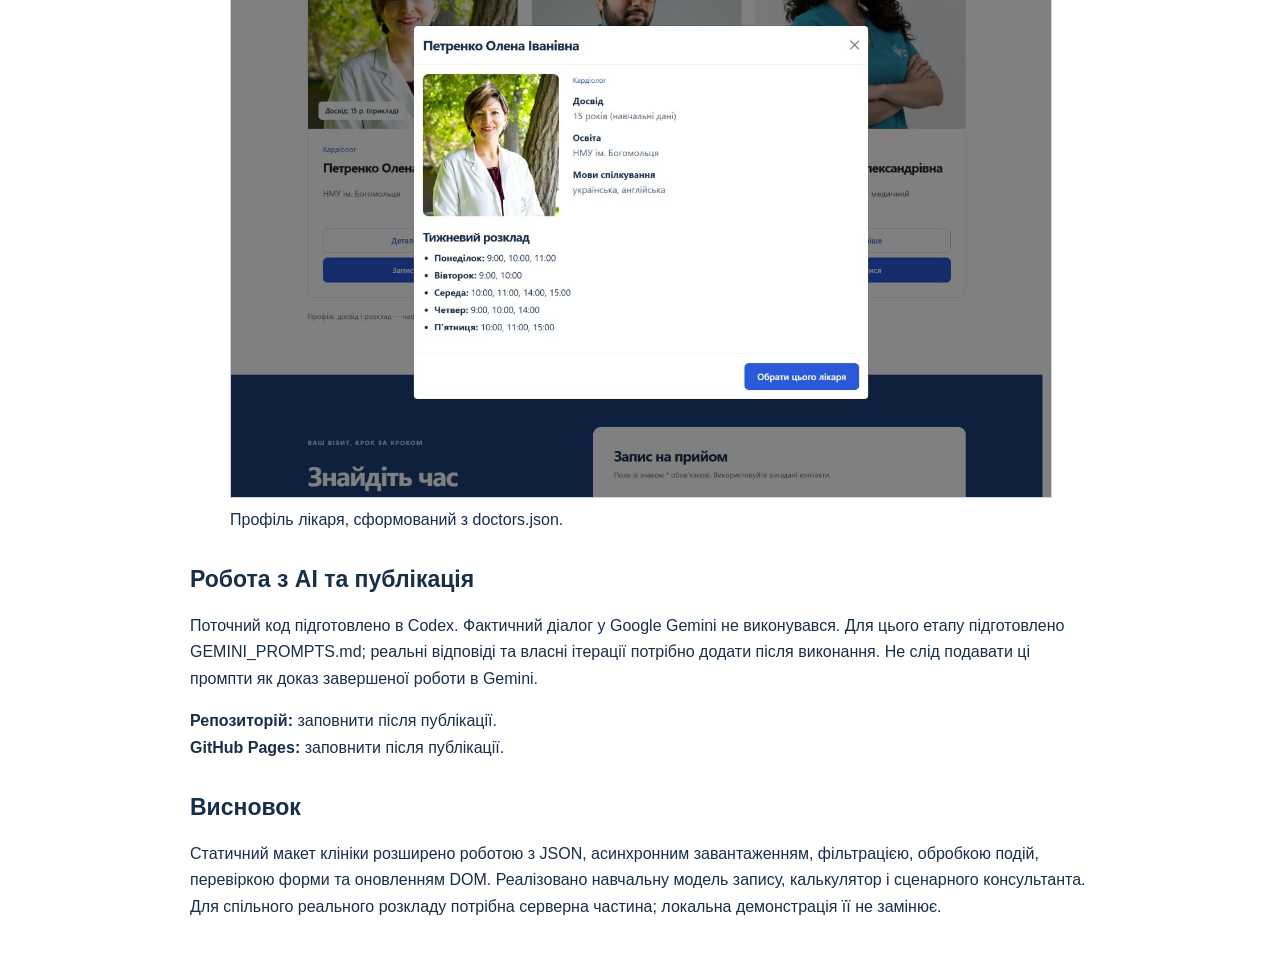
<file: ЛБ4/report.html>
<!DOCTYPE html>
<html lang="uk">
<head>
  <meta charset="utf-8">
  <meta name="viewport" content="width=device-width, initial-scale=1">
  <title>Звіт — Лабораторна робота №4</title>
  <style>
    body { max-width: 900px; margin: 40px auto; padding: 0 24px; font: 16px/1.65 Arial, sans-serif; color: #182f49; }
    h1, h2 { line-height: 1.25; }
    h1 { font-size: 30px; }
    h2 { margin-top: 32px; font-size: 23px; }
    table { width: 100%; border-collapse: collapse; }
    th, td { border: 1px solid #bfcddd; padding: 10px; text-align: left; vertical-align: top; }
    th { background: #edf4fc; }
    img { width: 100%; height: auto; border: 1px solid #c9d6e4; }
    code { background: #edf4fc; padding: 2px 5px; }
    @media print { body { margin: 0; max-width: none; font-size: 11pt; color: black; } h2 { break-after: avoid; } img { max-height: 180mm; object-fit: contain; } @page { margin: 18mm; } }
  </style>
</head>
<body>
  <h1>Лабораторна робота №4<br>Bootstrap + JavaScript</h1>
  <p><strong>Варіант 9:</strong> сайт медичної клініки.<br><strong>Виконавець:</strong> ____________________<br><strong>Група:</strong> ____________________</p>
  <h2>Мета роботи</h2>
  <p>Опанувати створення інтерактивних сторінок: роботу з DOM, подіями, JSON і Fetch API, динамічне відображення даних, валідацію та інтеграцію з Bootstrap.</p>
  <h2>Вихідна основа та засоби</h2>
  <p>Створено окрему копію сайту «Лінія» з ЛБ2. Збережено Bootstrap 5.3.0, адаптивну сітку, кольори, фотографії, навігацію та інформаційні секції. Використано HTML5, CSS3 і JavaScript без додаткових фреймворків. Дані лікарів та послуг винесено в doctors.json і services.json.</p>
  <h2>Реалізація</h2>
  <table>
    <thead><tr><th>Компонент</th><th>Рішення</th></tr></thead>
    <tbody>
      <tr><td>Завантаження</td><td>Паралельний fetch через Promise.all, async/await, response.ok, перевірка схеми, таймаут, повідомлення й повторна спроба.</td></tr>
      <tr><td>Каталог лікарів</td><td>Картки з JSON, фільтрація за спеціальністю, делегування кліків, профіль у Bootstrap Modal.</td></tr>
      <tr><td>Запис</td><td>Лікар, сумісна послуга, дата та вільні години з тижневого розкладу. Минулі й зайняті слоти виключаються.</td></tr>
      <tr><td>Валідація</td><td>ПІБ із щонайменше трьох слів, телефон +380 та дев’ять цифр, перевірка дати, часу й необов’язкового e-mail. Помилки під полями.</td></tr>
      <tr><td>Підтвердження</td><td>Перегляд даних у модальному вікні; повторна перевірка часу; збереження лише ID лікаря, дати та часу в localStorage.</td></tr>
      <tr><td>Калькулятор</td><td>Чекбокси послуг із JSON, підсумок через reduce, скидання та window.print з окремим CSS для друку.</td></tr>
      <tr><td>Консультант</td><td>Сценарний діалог: вибір теми, пропозиція напрямку, перехід до заповненої форми.</td></tr>
    </tbody>
  </table>
  <h2>Результати перевірки</h2>
  <p>Перевірено фільтр, модальні вікна, запис і збереження зайнятості після перезавантаження, відсутність часу в неробочий день та неправильні контактні дані. Сума консультації кардіолога 950 грн і ЕКГ 450 грн становить 1400 грн; скидання повертає 0 грн. Консультант за темою огляду дитини підставляє педіатра й відповідну послугу.</p>
  <p>Окремий тимчасовий сервер імітував порожні масиви, HTTP 404 та некоректний JSON. Сайт показує повідомлення, а форма запису недоступна. Перевірено viewport 390, 820 і 1440 px без горизонтального переповнення та мобільне меню. Фінальний index.html пройшов W3C Nu Validator без помилок і попереджень; JavaScript пройшов node --check. Деталі наведено в README.md.</p>
  <p>Друк реалізований через браузерний діалог і @media print; фізичний принтер не перевірявся. Перевірка розмірів вікна не замінює тестування на фізичних телефонах. Зовнішня перевірка CSS цього варіанта не виконувалася.</p>
  <h2>Приклад інтерфейсу</h2>
  <figure><img src="screenshots/profile.jpg" alt="Модальне вікно профілю лікаря з освітою, мовами та розкладом"><figcaption>Профіль лікаря, сформований з doctors.json.</figcaption></figure>
  <h2>Робота з AI та публікація</h2>
  <p>Поточний код підготовлено в Codex. Фактичний діалог у Google Gemini не виконувався. Для цього етапу підготовлено GEMINI_PROMPTS.md; реальні відповіді та власні ітерації потрібно додати після виконання. Не слід подавати ці промпти як доказ завершеної роботи в Gemini.</p>
  <p><strong>Репозиторій:</strong> заповнити після публікації.<br><strong>GitHub Pages:</strong> заповнити після публікації.</p>
  <h2>Висновок</h2>
  <p>Статичний макет клініки розширено роботою з JSON, асинхронним завантаженням, фільтрацією, обробкою подій, перевіркою форми та оновленням DOM. Реалізовано навчальну модель запису, калькулятор і сценарного консультанта. Для спільного реального розкладу потрібна серверна частина; локальна демонстрація її не замінює.</p>
</body>
</html>
</file>
<file: ЛБ1/styles.css>
/* Спільне оформлення. Розташування колонок визначене в окремих CSS-файлах. */
* { box-sizing: border-box; }
body { margin: 0; padding: 28px 16px; color: #111; background: #eee; font-family: Arial, sans-serif; font-size: 16px; line-height: 1.6; }
a { color: #004aab; }
a:hover { text-decoration: none; }
a:focus-visible, button:focus-visible, input:focus-visible { outline: 3px solid #b83a00; outline-offset: 3px; }
.skip-link { position: absolute; top: -100px; left: 16px; padding: 8px; background: white; z-index: 1; }
.skip-link:focus { top: 4px; }
.page-caption { max-width: 1100px; margin: 0 auto 14px; font-size: 16px; font-weight: normal; }
.frame { width: 100%; max-width: 1100px; margin: auto; border: 3px solid #111; background: linear-gradient(to right, #ffd000 0%, #ffd000 calc(20% - 1px), #111 calc(20% - 1px), #111 20%, #fff 20%, #fff 100%); box-shadow: 4px 4px 0 #999; }
.sidebar { padding: 24px 14px; vertical-align: top; overflow-wrap: anywhere; }
.sidebar h2 { margin: 0 0 24px; font-size: 20px; }
.sidebar ul { margin: 0; padding: 0; list-style: none; }
.sidebar li { margin: 0 0 14px; }
.sidebar a { color: #111; }
.sidebar a[aria-current="page"] { font-weight: bold; text-decoration-thickness: 2px; }
.region-number { display: block; margin-bottom: 12px; font-size: 16px; font-weight: normal; }
.header, .footer { padding: 12px 18px; color: white; background: #0666ff; }
.header { border-bottom: 1px solid #111; }
.footer { border-top: 1px solid #111; }
.header a, .footer a { color: white; }
.header p, .footer p { margin: 0; }
.header .region-number, .footer .region-number { margin-bottom: 2px; text-decoration: underline; }
.content { min-height: 580px; padding: 26px 28px; background: white; overflow-wrap: anywhere; }
h1 { margin: 0 0 8px; font-size: 32px; line-height: 1.2; }
h2 { margin: 28px 0 10px; font-size: 24px; line-height: 1.3; }
h3 { margin: 24px 0 10px; font-size: 20px; }
p { margin: 0 0 18px; }
.author { color: #555; }
blockquote { margin: 22px 0; padding: 4px 0 4px 16px; border-left: 4px solid #ffd000; }
blockquote p { margin: 0; }
.source { margin-top: 26px; font-size: 14px; color: #444; }
figure { margin: 28px 0; }
.picture { padding: 28px; background: #080808; text-align: center; }
.picture img { display: inline-block; width: 47px; height: 70px; max-width: 100%; vertical-align: middle; }
figcaption { margin-top: 12px; color: #555; }
.field { margin-bottom: 22px; }
label, legend { font-weight: bold; }
.field > label { display: block; margin-bottom: 6px; }
input[type="text"], input[type="email"], input[type="date"] { width: 100%; min-height: 44px; padding: 8px 10px; border: 1px solid #666; border-radius: 0; font: inherit; background: white; color: #111; }
fieldset { margin: 0 0 24px; padding: 12px 16px; border: 1px solid #666; }
.radio-label { display: inline-block; margin: 4px 20px 4px 0; font-weight: normal; }
input[type="radio"] { margin-right: 6px; }
button { display: inline-block; min-height: 44px; margin: 0 10px 10px 0; padding: 8px 16px; border: 1px solid #111; background: #0666ff; color: white; font: inherit; cursor: pointer; }
button[type="reset"] { background: white; color: #111; }
.note { font-size: 14px; color: #444; }
#form-result { margin-top: 20px; padding: 16px; border-left: 4px solid #0666ff; background: #edf4ff; }
#form-result[hidden] { display: none; }
@media (max-width: 650px) {
  body { padding: 14px 8px; }
  .sidebar { padding: 16px 7px; font-size: 14px; }
  .sidebar h2 { font-size: 16px; }
  .content { padding: 20px 12px; }
  h1 { font-size: 25px; }
  h2 { font-size: 21px; }
  .header, .footer { padding: 10px; }
}
</file>
<file: ЛБ1/table.css>
/* Таблиця: ліва колонка та проміжки об'єднані на три рядки. */
.table-layout { border-collapse: collapse; table-layout: fixed; }
.table-layout td { padding: 0; vertical-align: top; }
.table-layout .side-col { width: 20%; }
.table-layout .gap-col { width: 10%; }
.table-layout .main-col { width: 58%; }
.table-layout .end-col { width: 12%; }
.table-layout .main-cell { border-left: 1px solid #111; border-right: 1px solid #111; }
.table-layout .content-row { height: 100%; }
</file>
<file: ЛБ3/style.css>
/* Вигляд відповідно до зразка: сірий фон, сині посилання, вкладені рядки. */
body {
  margin: 8px 11px;
  background-color: #c0c0c0;
  color: #000;
  font-family: "Times New Roman", Times, serif;
  font-size: 20px;
  line-height: 19px;
}

.hierarchy,
.hierarchy ul {
  list-style: none;
  margin: 0;
  padding: 0;
}

.hierarchy ul {
  padding-left: 20px;
}

.hierarchy a,
.hierarchy a:visited {
  color: #0000ff;
  text-decoration: underline;
}

.hierarchy a:focus-visible {
  outline: 2px solid #000;
  outline-offset: 2px;
}

[hidden] {
  display: none;
}

/* Заголовок доступний для екранних читачів, але не змінює зразок. */
.visually-hidden {
  position: absolute;
  width: 1px;
  height: 1px;
  padding: 0;
  margin: -1px;
  overflow: hidden;
  clip-path: inset(50%);
  white-space: nowrap;
  border: 0;
}
</file>
<file: ЛБ1/float.css>
/* Плаваючі колонки. Фон контейнера продовжує жовту смугу донизу. */
.float-layout > .sidebar { float: left; width: 20%; }
.float-layout > .right-column { float: left; width: 58%; margin-left: 10%; border-left: 1px solid #111; border-right: 1px solid #111; }
/* Clearfix: контейнер враховує висоту плаваючих елементів. */
.float-layout::after { content: ""; display: block; clear: both; }
</file>
<file: ЛБ1/inline-block.css>
/* Нульовий розмір шрифту прибирає пробіл між inline-block колонками. */
.inline-layout { font-size: 0; }
.inline-layout > .sidebar, .inline-layout > .right-column { display: inline-block; vertical-align: top; font-size: 16px; }
.inline-layout > .sidebar { width: 20%; }
.inline-layout > .right-column { width: 58%; margin-left: 10%; border-left: 1px solid #111; border-right: 1px solid #111; }
@media (max-width: 650px) { .inline-layout > .sidebar { font-size: 14px; } }
</file>
<file: ЛБ2/style.css>
/* Bootstrap забезпечує сітку, компоненти та базові стилі; тут — тема клініки. */
:root {
  --clinic-blue: #1558d6;
  --clinic-dark: #142e4a;
  --clinic-muted: #53677b;
  --clinic-light: #edf5fd;
  --clinic-border: #dce6f0;
  --bs-primary: #1558d6;
  --bs-primary-rgb: 21, 88, 214;
}
html { scroll-behavior: smooth; scroll-padding-top: 110px; }
body { color: var(--clinic-dark); background: #fff; font-family: "Segoe UI", Arial, sans-serif; font-size: 16px; line-height: 1.65; }
::selection { background: #c8dfff; }
a { text-underline-offset: 4px; }
a:focus-visible, button:focus-visible, input:focus-visible, select:focus-visible { outline: 3px solid #0b6d88; outline-offset: 4px; }
h1, h2, h3 { letter-spacing: -.04em; font-weight: 650; line-height: 1.15; }
h2 { font-size: clamp(2rem, 3.4vw, 2.9rem); }
h3 { font-size: 1.35rem; }
.icon-library { position: absolute; width: 0; height: 0; overflow: hidden; }
.icon { width: 24px; height: 24px; fill: none; stroke: currentColor; stroke-width: 1.6; stroke-linecap: round; stroke-linejoin: round; flex-shrink: 0; vertical-align: middle; }
.skip-link { position: fixed; top: -80px; left: 16px; z-index: 1100; background: white; color: var(--clinic-blue); padding: 12px 20px; }
.skip-link:focus { top: 12px; }
.demo-bar { background: #eaf2fb; color: #48617c; text-align: center; font-size: .8rem; padding: 6px 12px; }
.site-header { background: rgba(255, 255, 255, .97); border-bottom: 1px solid var(--clinic-border); backdrop-filter: blur(12px); }
.navbar { min-height: 96px; padding: 12px 0; }
.brand { display: inline-flex; align-items: center; gap: 12px; color: var(--clinic-dark); text-decoration: none; font-size: 2.1rem; line-height: 1; letter-spacing: -.05em; font-weight: 700; }
.brand:hover { color: var(--clinic-blue); }
.brand-symbol { display: inline-flex; align-items: center; justify-content: center; width: 46px; height: 46px; background: var(--clinic-blue); border-radius: 14px; color: white; }
.brand-symbol .icon { width: 29px; height: 29px; stroke-width: 2.6; }
.brand-caption { display: block; font-size: .65rem; letter-spacing: .06em; font-weight: 500; margin-top: 7px; }
.nav-link { font-size: .9rem; color: #3d5268; font-weight: 500; }
.nav-link:hover { color: var(--clinic-blue); }
.nav-phone { display: inline-flex; align-items: center; gap: 10px; color: var(--clinic-dark); text-decoration: none; font-weight: 600; font-size: .9rem; line-height: 1.3; }
.nav-phone .icon { width: 19px; color: var(--clinic-blue); }
.nav-phone small { display: block; color: var(--clinic-muted); font-size: .65rem; font-weight: 400; margin-top: 4px; }
.nav-appointment { margin-left: 22px; font-size: .9rem; }
.btn { --bs-btn-border-radius: 8px; --bs-btn-padding-x: 22px; --bs-btn-padding-y: 11px; --bs-btn-font-weight: 600; transition: background-color .2s, box-shadow .2s, transform .2s; }
.btn-primary { --bs-btn-bg: var(--clinic-blue); --bs-btn-border-color: var(--clinic-blue); --bs-btn-hover-bg: #1047af; --bs-btn-hover-border-color: #1047af; --bs-btn-active-bg: #0c3990; --bs-btn-active-border-color: #0c3990; }
.btn-outline-primary { --bs-btn-color: var(--clinic-blue); --bs-btn-border-color: #b8cef0; --bs-btn-hover-bg: var(--clinic-blue); --bs-btn-hover-border-color: var(--clinic-blue); --bs-btn-active-bg: #1047af; }
.btn-lg { font-size: .95rem; padding: 15px 23px; }
.hero { padding: 66px 0 76px; background: linear-gradient(112deg, #f5f9ff, #edf5ff 65%, #e7f1fc); overflow: hidden; }
.eyebrow { display: flex; align-items: center; gap: 10px; color: var(--clinic-blue); font-size: .7rem; letter-spacing: .13em; font-weight: 700; margin-bottom: 22px; }
.short-line { display: inline-block; height: 2px; width: 26px; background: var(--clinic-blue); }
.hero h1 { font-size: clamp(2.6rem, 4.5vw, 4rem); margin-bottom: 24px; letter-spacing: -.055em; }
.hero h1 span { color: var(--clinic-blue); }
.hero-description { font-size: 1.05rem; color: var(--clinic-muted); max-width: 460px; line-height: 1.8; margin-bottom: 30px; }
.hero-assurance { display: flex; align-items: center; gap: 10px; color: var(--clinic-muted); font-size: .8rem; margin-top: 30px; max-width: 470px; }
.hero-assurance .icon { width: 20px; color: var(--clinic-blue); }
.hero-visual { position: relative; padding: 0 0 30px 14px; }
.hero-photo { width: 100%; height: 470px; object-fit: cover; object-position: 50% 50%; border-radius: 120px 16px 100px 16px; }
.photo-caption { position: absolute; bottom: 7px; left: -10px; right: 20px; padding: 20px; display: flex; gap: 14px; align-items: center; background: white; border: 1px solid #e2ebf5; border-radius: 12px; box-shadow: 0 16px 40px #123d6b14; }
.photo-caption strong { display: block; font-size: .95rem; }
.photo-caption small { display: block; color: var(--clinic-muted); font-size: .8rem; margin-top: 4px; }
.caption-icon { background: var(--clinic-light); color: var(--clinic-blue); padding: 11px; border-radius: 12px; }
.visual-cross { position: absolute; top: 12px; left: 4px; background: #1558d6; color: white; width: 58px; height: 58px; border-radius: 50%; display: grid; place-items: center; font-size: 44px; font-weight: 300; line-height: 1; }
.care-strip { padding: 30px 0; border-bottom: 1px solid var(--clinic-border); }
.care-item { display: flex; gap: 16px; align-items: center; }
.care-item > .icon { color: var(--clinic-blue); width: 32px; height: 32px; }
.care-item h2 { font-size: 1rem; letter-spacing: -.02em; margin-bottom: 4px; }
.care-item p { font-size: .8rem; color: var(--clinic-muted); margin: 0; }
.section-space { padding: 92px 0; }
.section-heading { display: flex; justify-content: space-between; gap: 30px; align-items: end; margin-bottom: 38px; }
.section-heading h2 { margin-bottom: 0; }
.section-heading .eyebrow { margin-bottom: 14px; }
.section-heading > p { color: var(--clinic-muted); font-size: .9rem; margin-bottom: 2px; flex-shrink: 0; }
.service-card { border: 1px solid var(--clinic-border); border-radius: 12px; transition: transform .25s, box-shadow .25s, border-color .25s; }
.service-card:hover { transform: translateY(-6px); border-color: #9cbce9; box-shadow: 0 16px 38px #123d6b0d; }
.service-card .card-body { padding: 28px 24px; display: flex; flex-direction: column; align-items: start; }
.service-icon { display: inline-flex; padding: 14px; border-radius: 12px; background: var(--clinic-light); color: var(--clinic-blue); margin-bottom: 26px; }
.service-icon .icon { width: 28px; height: 28px; }
.service-card h3 { font-size: 1.2rem; margin-bottom: 14px; }
.service-card p { color: var(--clinic-muted); font-size: .9rem; margin-bottom: 24px; }
.service-link { margin-top: auto; font-size: .8rem; font-weight: 600; color: var(--clinic-blue); }
.about-section { background: #f1f7fd; }
.about-section h2 { margin: 0; }
.about-lead { font-size: 1.15rem; line-height: 1.8; color: #3d5770; margin-bottom: 25px; }
.check-line { display: flex; gap: 10px; align-items: center; font-size: .9rem; margin: 0; }
.check-line .icon { width: 18px; height: 18px; color: var(--clinic-blue); }
.doctor-card { border: 1px solid var(--clinic-border); border-radius: 12px; overflow: hidden; }
.doctor-image { position: relative; background: var(--clinic-light); }
.doctor-image img { width: 100%; height: 330px; object-fit: cover; object-position: center 22%; }
.experience { position: absolute; bottom: 16px; left: 18px; background: white; color: var(--clinic-dark); border-radius: 6px; padding: 6px 12px; font-size: .75rem; font-weight: 600; }
.doctor-card .card-body { padding: 26px; display: flex; flex-direction: column; }
.doctor-specialty { color: var(--clinic-blue); font-size: .8rem; margin-bottom: 8px; }
.doctor-card h3 { font-size: 1.4rem; }
.doctor-card .card-text { color: var(--clinic-muted); font-size: .9rem; margin: 14px 0 24px; }
.doctor-card button { margin-top: auto; font-size: .85rem; }
.section-note { margin: 22px 0 0; color: var(--clinic-muted); font-size: .8rem; }
.appointment-section { background: #123e78; color: white; }
.appointment-copy { padding-top: 18px; }
.appointment-copy .eyebrow { color: #b2d2ff; }
.appointment-copy h2 { margin-bottom: 26px; }
.appointment-copy > p:not(.eyebrow) { color: #d6e4f5; max-width: 390px; }
.appointment-note { display: flex; gap: 14px; margin-top: 35px; max-width: 390px; padding-top: 25px; border-top: 1px solid #ffffff35; }
.appointment-note .icon { color: #a8ceff; }
.appointment-note p { color: #d6e4f5; font-size: .85rem; margin-bottom: 0; }
.booking-panel { background: white; color: var(--clinic-dark); border-radius: 14px; padding: 36px; }
.booking-panel h3 { font-size: 1.6rem; margin-bottom: 8px; }
.form-intro, .form-text { color: var(--clinic-muted); font-size: .8rem; }
.form-intro { margin-bottom: 26px; }
.form-label { font-size: .85rem; font-weight: 600; }
.form-control, .form-select { border-color: #c9d6e4; font-size: .9rem; min-height: 48px; border-radius: 6px; }
.form-control::placeholder { color: #6a7c90; }
.optional { color: #617286; font-weight: 400; font-size: .75rem; }
.form-check { margin: 10px 0 3px; }
.form-check-label { font-size: .8rem; }
.booking-submit { min-height: 50px; }
#booking-result[hidden] { display: none; }
.credential-card { border: 1px solid var(--clinic-border); border-radius: 10px; padding: 28px; background: linear-gradient(135deg, #fff, #f6faff); }
.credential-card > .icon { width: 32px; height: 32px; color: var(--clinic-blue); margin-bottom: 24px; }
.document-label { color: #61768e; font-size: .65rem; letter-spacing: .15em; font-weight: 700; margin-bottom: 12px; }
.credential-card h3 { font-size: 1.25rem; margin-bottom: 14px; }
.credential-card p:not(.document-label) { color: var(--clinic-muted); font-size: .9rem; }
.sample-tag { display: inline-block; background: #e8f0fa; border-radius: 4px; color: #3e5d82; font-size: .7rem; padding: 4px 8px; margin-top: 6px; }
.site-footer { background: #102b48; color: #d1dfed; padding: 58px 0 0; font-size: .85rem; }
.footer-brand { color: white; }
.footer-brand:hover { color: #b6d3ff; }
.footer-brand .brand-symbol { background: #ffffff15; }
.footer-description { margin-top: 25px; color: #c2d2e4; line-height: 1.9; }
.site-footer h2 { color: white; font-size: .9rem; margin: 7px 0 24px; letter-spacing: 0; }
.site-footer a:not(.brand) { color: #d1dfed; }
.site-footer .icon { width: 17px; height: 17px; margin-right: 7px; }
.site-footer .brand-symbol .icon { width: 29px; height: 29px; margin: 0; }
.footer-detail { color: #b9cadb; font-size: .75rem; }
.hours { margin: 0; }
.hours div { display: flex; justify-content: space-between; max-width: 230px; gap: 18px; margin-bottom: 9px; }
.hours dt { font-weight: 400; }
.hours dd { margin: 0; }
.footer-links { list-style: none; padding: 0; margin: 0; }
.footer-links li { margin-bottom: 10px; }
.footer-links a { text-decoration: none; }
.footer-links a:hover { text-decoration: underline; }
.footer-bottom { display: flex; justify-content: space-between; gap: 20px; border-top: 1px solid #ffffff20; margin-top: 46px; padding: 23px 0; color: #b7c9dc; font-size: .75rem; }
.footer-bottom p { margin: 0; }
@media (min-width: 1200px) { .container { max-width: 1180px; } }
@media (max-width: 1199.98px) and (min-width: 992px) { .nav-appointment { margin-left: 14px; padding: 10px 14px; } .nav-phone { font-size: .75rem; } .navbar-nav { gap: 0 !important; } .brand { font-size: 1.8rem; } .hero-photo { height: 440px; } }
@media (max-width: 991.98px) {
  .navbar { min-height: 82px; }
  .navbar-collapse { padding: 20px 0 10px; }
  .navbar-nav { margin-bottom: 20px; }
  .nav-link { padding: 10px 0; }
  .nav-appointment { margin-left: 20px; }
  .hero { padding: 48px 0; }
  .hero-copy { max-width: 620px; }
  .hero h1 { font-size: clamp(2.8rem, 7vw, 4rem); }
  .hero-visual { max-width: 650px; margin: 0 auto; }
  .hero-photo { height: 460px; }
  .section-space { padding: 64px 0; }
  .section-heading { align-items: start; }
  .doctor-image img { height: 270px; }
  .doctor-card .card-body { padding: 20px; }
}
@media (max-width: 767.98px) {
  .section-heading { flex-direction: column; gap: 16px; margin-bottom: 28px; }
  .section-heading > p br { display: none; }
  .care-strip { padding: 28px 0; }
  .care-item { gap: 16px; }
  .doctor-image img { height: 380px; object-position: center 20%; }
  .hero-assurance { font-size: .8rem; }
  .footer-bottom { flex-direction: column; gap: 8px; }
}
@media (max-width: 575.98px) {
  html { scroll-padding-top: 95px; }
  .container { padding-left: 22px; padding-right: 22px; }
  .row.g-5 { --bs-gutter-x: 1.5rem; }
  .demo-bar { font-size: .7rem; }
  .brand { font-size: 1.9rem; }
  .brand-symbol { width: 40px; height: 40px; border-radius: 12px; }
  .navbar-toggler { padding: 7px 9px; }
  .hero { padding: 40px 0; }
  .hero h1 { font-size: clamp(2.25rem, 9vw, 3rem); }
  .hero-description { font-size: .95rem; }
  .eyebrow { font-size: .65rem; letter-spacing: .1em; }
  .hero-actions { flex-direction: column; }
  .hero-actions .btn { width: 100%; }
  .hero-photo { height: 330px; border-top-left-radius: 80px; border-bottom-right-radius: 65px; }
  .hero-visual { padding-left: 8px; }
  .photo-caption { left: 0; right: 4px; padding: 14px; gap: 10px; }
  .photo-caption strong { font-size: .8rem; }
  .photo-caption small { font-size: .7rem; }
  .caption-icon { padding: 9px; }
  .visual-cross { width: 46px; height: 46px; font-size: 36px; }
  .section-space { padding: 52px 0; }
  .doctor-image img { height: 350px; }
  .booking-panel { padding: 25px 20px; }
  .form-control, .form-select { font-size: 1rem; }
  .nav-appointment { margin: 20px 0 0; display: block; }
  .nav-phone { display: flex; }
}
@media (prefers-reduced-motion: reduce) {
  html { scroll-behavior: auto; }
  *, *::before, *::after { transition-duration: .01ms !important; animation-duration: .01ms !important; }
}
</file>
<file: ЛБ4/style.css>
/* Bootstrap забезпечує сітку, компоненти та базові стилі; тут — тема клініки. */
:root {
  --clinic-blue: #1558d6;
  --clinic-dark: #142e4a;
  --clinic-muted: #53677b;
  --clinic-light: #edf5fd;
  --clinic-border: #dce6f0;
  --bs-primary: #1558d6;
  --bs-primary-rgb: 21, 88, 214;
}
html { scroll-behavior: smooth; scroll-padding-top: 110px; }
body { color: var(--clinic-dark); background: #fff; font-family: "Segoe UI", Arial, sans-serif; font-size: 16px; line-height: 1.65; }
::selection { background: #c8dfff; }
a { text-underline-offset: 4px; }
a:focus-visible, button:focus-visible, input:focus-visible, select:focus-visible { outline: 3px solid #0b6d88; outline-offset: 4px; }
h1, h2, h3 { letter-spacing: -.04em; font-weight: 650; line-height: 1.15; }
h2 { font-size: clamp(2rem, 3.4vw, 2.9rem); }
h3 { font-size: 1.35rem; }
.icon-library { position: absolute; width: 0; height: 0; overflow: hidden; }
.icon { width: 24px; height: 24px; fill: none; stroke: currentColor; stroke-width: 1.6; stroke-linecap: round; stroke-linejoin: round; flex-shrink: 0; vertical-align: middle; }
.skip-link { position: fixed; top: -80px; left: 16px; z-index: 1100; background: white; color: var(--clinic-blue); padding: 12px 20px; }
.skip-link:focus { top: 12px; }
.demo-bar { background: #eaf2fb; color: #48617c; text-align: center; font-size: .8rem; padding: 6px 12px; }
.site-header { background: rgba(255, 255, 255, .97); border-bottom: 1px solid var(--clinic-border); backdrop-filter: blur(12px); }
.navbar { min-height: 96px; padding: 12px 0; }
.brand { display: inline-flex; align-items: center; gap: 12px; color: var(--clinic-dark); text-decoration: none; font-size: 2.1rem; line-height: 1; letter-spacing: -.05em; font-weight: 700; }
.brand:hover { color: var(--clinic-blue); }
.brand-symbol { display: inline-flex; align-items: center; justify-content: center; width: 46px; height: 46px; background: var(--clinic-blue); border-radius: 14px; color: white; }
.brand-symbol .icon { width: 29px; height: 29px; stroke-width: 2.6; }
.brand-caption { display: block; font-size: .65rem; letter-spacing: .06em; font-weight: 500; margin-top: 7px; }
.nav-link { font-size: .9rem; color: #3d5268; font-weight: 500; }
.nav-link:hover { color: var(--clinic-blue); }
.nav-phone { display: inline-flex; align-items: center; gap: 10px; color: var(--clinic-dark); text-decoration: none; font-weight: 600; font-size: .9rem; line-height: 1.3; }
.nav-phone .icon { width: 19px; color: var(--clinic-blue); }
.nav-phone small { display: block; color: var(--clinic-muted); font-size: .65rem; font-weight: 400; margin-top: 4px; }
.nav-appointment { margin-left: 22px; font-size: .9rem; }
.btn { --bs-btn-border-radius: 8px; --bs-btn-padding-x: 22px; --bs-btn-padding-y: 11px; --bs-btn-font-weight: 600; transition: background-color .2s, box-shadow .2s, transform .2s; }
.btn-primary { --bs-btn-bg: var(--clinic-blue); --bs-btn-border-color: var(--clinic-blue); --bs-btn-hover-bg: #1047af; --bs-btn-hover-border-color: #1047af; --bs-btn-active-bg: #0c3990; --bs-btn-active-border-color: #0c3990; }
.btn-outline-primary { --bs-btn-color: var(--clinic-blue); --bs-btn-border-color: #b8cef0; --bs-btn-hover-bg: var(--clinic-blue); --bs-btn-hover-border-color: var(--clinic-blue); --bs-btn-active-bg: #1047af; }
.btn-lg { font-size: .95rem; padding: 15px 23px; }
.hero { padding: 66px 0 76px; background: linear-gradient(112deg, #f5f9ff, #edf5ff 65%, #e7f1fc); overflow: hidden; }
.eyebrow { display: flex; align-items: center; gap: 10px; color: var(--clinic-blue); font-size: .7rem; letter-spacing: .13em; font-weight: 700; margin-bottom: 22px; }
.short-line { display: inline-block; height: 2px; width: 26px; background: var(--clinic-blue); }
.hero h1 { font-size: clamp(2.6rem, 4.5vw, 4rem); margin-bottom: 24px; letter-spacing: -.055em; }
.hero h1 span { color: var(--clinic-blue); }
.hero-description { font-size: 1.05rem; color: var(--clinic-muted); max-width: 460px; line-height: 1.8; margin-bottom: 30px; }
.hero-assurance { display: flex; align-items: center; gap: 10px; color: var(--clinic-muted); font-size: .8rem; margin-top: 30px; max-width: 470px; }
.hero-assurance .icon { width: 20px; color: var(--clinic-blue); }
.hero-visual { position: relative; padding: 0 0 30px 14px; }
.hero-photo { width: 100%; height: 470px; object-fit: cover; object-position: 50% 50%; border-radius: 120px 16px 100px 16px; }
.photo-caption { position: absolute; bottom: 7px; left: -10px; right: 20px; padding: 20px; display: flex; gap: 14px; align-items: center; background: white; border: 1px solid #e2ebf5; border-radius: 12px; box-shadow: 0 16px 40px #123d6b14; }
.photo-caption strong { display: block; font-size: .95rem; }
.photo-caption small { display: block; color: var(--clinic-muted); font-size: .8rem; margin-top: 4px; }
.caption-icon { background: var(--clinic-light); color: var(--clinic-blue); padding: 11px; border-radius: 12px; }
.visual-cross { position: absolute; top: 12px; left: 4px; background: #1558d6; color: white; width: 58px; height: 58px; border-radius: 50%; display: grid; place-items: center; font-size: 44px; font-weight: 300; line-height: 1; }
.care-strip { padding: 30px 0; border-bottom: 1px solid var(--clinic-border); }
.care-item { display: flex; gap: 16px; align-items: center; }
.care-item > .icon { color: var(--clinic-blue); width: 32px; height: 32px; }
.care-item h2 { font-size: 1rem; letter-spacing: -.02em; margin-bottom: 4px; }
.care-item p { font-size: .8rem; color: var(--clinic-muted); margin: 0; }
.section-space { padding: 92px 0; }
.section-heading { display: flex; justify-content: space-between; gap: 30px; align-items: end; margin-bottom: 38px; }
.section-heading h2 { margin-bottom: 0; }
.section-heading .eyebrow { margin-bottom: 14px; }
.section-heading > p { color: var(--clinic-muted); font-size: .9rem; margin-bottom: 2px; flex-shrink: 0; }
.service-card { border: 1px solid var(--clinic-border); border-radius: 12px; transition: transform .25s, box-shadow .25s, border-color .25s; }
.service-card:hover { transform: translateY(-6px); border-color: #9cbce9; box-shadow: 0 16px 38px #123d6b0d; }
.service-card .card-body { padding: 28px 24px; display: flex; flex-direction: column; align-items: start; }
.service-icon { display: inline-flex; padding: 14px; border-radius: 12px; background: var(--clinic-light); color: var(--clinic-blue); margin-bottom: 26px; }
.service-icon .icon { width: 28px; height: 28px; }
.service-card h3 { font-size: 1.2rem; margin-bottom: 14px; }
.service-card p { color: var(--clinic-muted); font-size: .9rem; margin-bottom: 24px; }
.service-link { margin-top: auto; font-size: .8rem; font-weight: 600; color: var(--clinic-blue); }
.about-section { background: #f1f7fd; }
.about-section h2 { margin: 0; }
.about-lead { font-size: 1.15rem; line-height: 1.8; color: #3d5770; margin-bottom: 25px; }
.check-line { display: flex; gap: 10px; align-items: center; font-size: .9rem; margin: 0; }
.check-line .icon { width: 18px; height: 18px; color: var(--clinic-blue); }
.doctor-card { border: 1px solid var(--clinic-border); border-radius: 12px; overflow: hidden; }
.doctor-image { position: relative; background: var(--clinic-light); }
.doctor-image img { width: 100%; height: 330px; object-fit: cover; object-position: center 22%; }
.experience { position: absolute; bottom: 16px; left: 18px; background: white; color: var(--clinic-dark); border-radius: 6px; padding: 6px 12px; font-size: .75rem; font-weight: 600; }
.doctor-card .card-body { padding: 26px; display: flex; flex-direction: column; }
.doctor-specialty { color: var(--clinic-blue); font-size: .8rem; margin-bottom: 8px; }
.doctor-card h3 { font-size: 1.4rem; }
.doctor-card .card-text { color: var(--clinic-muted); font-size: .9rem; margin: 14px 0 24px; }
.doctor-card button { margin-top: auto; font-size: .85rem; }
.section-note { margin: 22px 0 0; color: var(--clinic-muted); font-size: .8rem; }
.appointment-section { background: #123e78; color: white; }
.appointment-copy { padding-top: 18px; }
.appointment-copy .eyebrow { color: #b2d2ff; }
.appointment-copy h2 { margin-bottom: 26px; }
.appointment-copy > p:not(.eyebrow) { color: #d6e4f5; max-width: 390px; }
.appointment-note { display: flex; gap: 14px; margin-top: 35px; max-width: 390px; padding-top: 25px; border-top: 1px solid #ffffff35; }
.appointment-note .icon { color: #a8ceff; }
.appointment-note p { color: #d6e4f5; font-size: .85rem; margin-bottom: 0; }
.booking-panel { background: white; color: var(--clinic-dark); border-radius: 14px; padding: 36px; }
.booking-panel h3 { font-size: 1.6rem; margin-bottom: 8px; }
.form-intro, .form-text { color: var(--clinic-muted); font-size: .8rem; }
.form-intro { margin-bottom: 26px; }
.form-label { font-size: .85rem; font-weight: 600; }
.form-control, .form-select { border-color: #c9d6e4; font-size: .9rem; min-height: 48px; border-radius: 6px; }
.form-control::placeholder { color: #6a7c90; }
.optional { color: #617286; font-weight: 400; font-size: .75rem; }
.form-check { margin: 10px 0 3px; }
.form-check-label { font-size: .8rem; }
.booking-submit { min-height: 50px; }
#booking-result[hidden] { display: none; }
.credential-card { border: 1px solid var(--clinic-border); border-radius: 10px; padding: 28px; background: linear-gradient(135deg, #fff, #f6faff); }
.credential-card > .icon { width: 32px; height: 32px; color: var(--clinic-blue); margin-bottom: 24px; }
.document-label { color: #61768e; font-size: .65rem; letter-spacing: .15em; font-weight: 700; margin-bottom: 12px; }
.credential-card h3 { font-size: 1.25rem; margin-bottom: 14px; }
.credential-card p:not(.document-label) { color: var(--clinic-muted); font-size: .9rem; }
.sample-tag { display: inline-block; background: #e8f0fa; border-radius: 4px; color: #3e5d82; font-size: .7rem; padding: 4px 8px; margin-top: 6px; }
.site-footer { background: #102b48; color: #d1dfed; padding: 58px 0 0; font-size: .85rem; }
.footer-brand { color: white; }
.footer-brand:hover { color: #b6d3ff; }
.footer-brand .brand-symbol { background: #ffffff15; }
.footer-description { margin-top: 25px; color: #c2d2e4; line-height: 1.9; }
.site-footer h2 { color: white; font-size: .9rem; margin: 7px 0 24px; letter-spacing: 0; }
.site-footer a:not(.brand) { color: #d1dfed; }
.site-footer .icon { width: 17px; height: 17px; margin-right: 7px; }
.site-footer .brand-symbol .icon { width: 29px; height: 29px; margin: 0; }
.footer-detail { color: #b9cadb; font-size: .75rem; }
.hours { margin: 0; }
.hours div { display: flex; justify-content: space-between; max-width: 230px; gap: 18px; margin-bottom: 9px; }
.hours dt { font-weight: 400; }
.hours dd { margin: 0; }
.footer-links { list-style: none; padding: 0; margin: 0; }
.footer-links li { margin-bottom: 10px; }
.footer-links a { text-decoration: none; }
.footer-links a:hover { text-decoration: underline; }
.footer-bottom { display: flex; justify-content: space-between; gap: 20px; border-top: 1px solid #ffffff20; margin-top: 46px; padding: 23px 0; color: #b7c9dc; font-size: .75rem; }
.footer-bottom p { margin: 0; }
@media (min-width: 1200px) { .container { max-width: 1180px; } }
@media (max-width: 1199.98px) and (min-width: 992px) { .nav-appointment { margin-left: 14px; padding: 10px 14px; } .nav-phone { font-size: .75rem; } .navbar-nav { gap: 0 !important; } .brand { font-size: 1.8rem; } .hero-photo { height: 440px; } }
@media (max-width: 991.98px) {
  .navbar { min-height: 82px; }
  .navbar-collapse { padding: 20px 0 10px; }
  .navbar-nav { margin-bottom: 20px; }
  .nav-link { padding: 10px 0; }
  .nav-appointment { margin-left: 20px; }
  .hero { padding: 48px 0; }
  .hero-copy { max-width: 620px; }
  .hero h1 { font-size: clamp(2.8rem, 7vw, 4rem); }
  .hero-visual { max-width: 650px; margin: 0 auto; }
  .hero-photo { height: 460px; }
  .section-space { padding: 64px 0; }
  .section-heading { align-items: start; }
  .doctor-image img { height: 270px; }
  .doctor-card .card-body { padding: 20px; }
}
@media (max-width: 767.98px) {
  .section-heading { flex-direction: column; gap: 16px; margin-bottom: 28px; }
  .section-heading > p br { display: none; }
  .care-strip { padding: 28px 0; }
  .care-item { gap: 16px; }
  .doctor-image img { height: 380px; object-position: center 20%; }
  .hero-assurance { font-size: .8rem; }
  .footer-bottom { flex-direction: column; gap: 8px; }
}
@media (max-width: 575.98px) {
  html { scroll-padding-top: 95px; }
  .container { padding-left: 22px; padding-right: 22px; }
  .row.g-5 { --bs-gutter-x: 1.5rem; }
  .demo-bar { font-size: .7rem; }
  .brand { font-size: 1.9rem; }
  .brand-symbol { width: 40px; height: 40px; border-radius: 12px; }
  .navbar-toggler { padding: 7px 9px; }
  .hero { padding: 40px 0; }
  .hero h1 { font-size: clamp(2.25rem, 9vw, 3rem); }
  .hero-description { font-size: .95rem; }
  .eyebrow { font-size: .65rem; letter-spacing: .1em; }
  .hero-actions { flex-direction: column; }
  .hero-actions .btn { width: 100%; }
  .hero-photo { height: 330px; border-top-left-radius: 80px; border-bottom-right-radius: 65px; }
  .hero-visual { padding-left: 8px; }
  .photo-caption { left: 0; right: 4px; padding: 14px; gap: 10px; }
  .photo-caption strong { font-size: .8rem; }
  .photo-caption small { font-size: .7rem; }
  .caption-icon { padding: 9px; }
  .visual-cross { width: 46px; height: 46px; font-size: 36px; }
  .section-space { padding: 52px 0; }
  .doctor-image img { height: 350px; }
  .booking-panel { padding: 25px 20px; }
  .form-control, .form-select { font-size: 1rem; }
  .nav-appointment { margin: 20px 0 0; display: block; }
  .nav-phone { display: flex; }
}
@media (prefers-reduced-motion: reduce) {
  html { scroll-behavior: auto; }
  *, *::before, *::after { transition-duration: .01ms !important; animation-duration: .01ms !important; }
}

/* ЛБ4: динамічний каталог, календар, калькулятор та консультант. */
.catalog-toolbar { display: flex; align-items: end; justify-content: space-between; gap: 24px; margin-bottom: 28px; }
.catalog-toolbar > div { min-width: 260px; }
#catalog-count { color: var(--clinic-muted); font-size: .9rem; }
#booking-fields { border: 0; margin: 0; padding: 0; min-width: 0; }
.invalid-feedback { font-size: .8rem; line-height: 1.5; }
.doctor-card h3 { overflow-wrap: anywhere; }
.doctor-card .d-grid button { margin: 0; }
.doctor-card { animation: card-in .3s ease-out; }
.modal-portrait { width: 100%; max-height: 250px; object-fit: cover; border-radius: 10px; }
.modal-body dt { margin-top: 12px; }
.modal-body dd { color: var(--clinic-muted); margin-bottom: 8px; }
.weekly-schedule { padding-left: 20px; line-height: 1.9; }
.calculator-section { background: #f3f8fd; }
.calculator-options { display: grid; gap: 12px; }
.calculator-option { display: flex; gap: 14px; align-items: center; border: 1px solid var(--clinic-border); background: white; padding: 20px; border-radius: 10px; cursor: pointer; }
.calculator-option:has(input:checked) { border-color: var(--clinic-blue); background: #eaf2ff; }
.calculator-option .form-check-input { margin: 0; flex-shrink: 0; width: 20px; height: 20px; }
.calculator-option span { flex: 1; font-size: .95rem; }
.calculator-option strong { white-space: nowrap; color: var(--clinic-blue); }
.total-panel { background: white; border: 1px solid var(--clinic-border); border-radius: 12px; padding: 28px; }
.total-panel > p { color: var(--clinic-muted); font-size: .85rem; }
.total-panel .total-value { color: var(--clinic-dark); font-size: 2.8rem; font-weight: 700; letter-spacing: -.05em; margin-bottom: 8px; }
.print-summary { display: none; }
.chat-panel { border: 1px solid var(--clinic-border); border-radius: 14px; padding: 28px; background: #f8fbff; }
.chat-header { display: flex; align-items: center; gap: 12px; padding-bottom: 20px; border-bottom: 1px solid var(--clinic-border); }
.chat-header small { display: block; font-size: .8rem; color: var(--clinic-muted); }
.chat-log { padding: 24px 0 8px; }
.chat-bubble { border: 1px solid var(--clinic-border); background: white; padding: 16px; border-radius: 0 14px 14px 14px; font-size: .95rem; }
.chat-user { margin-left: 35px; background: #e9f2ff; border-radius: 14px 0 14px 14px; }
@keyframes card-in { from { opacity: .4; transform: translateY(6px); } to { opacity: 1; transform: none; } }
@media (max-width: 575.98px) {
  .catalog-toolbar { display: block; }
  .catalog-toolbar > div { min-width: 0; }
  #catalog-count { margin-top: 12px; }
  .calculator-option { flex-wrap: wrap; padding: 16px; }
  .calculator-option strong { margin-left: 34px; }
  .chat-panel, .total-panel { padding: 22px; }
}
@media print {
  html { scroll-padding-top: 0; }
  body { background: white; color: black; font-size: 12pt; }
  body > :not(main), main > :not(#calculator) { display: none !important; }
  #calculator { display: block !important; background: white; padding: 0; }
  #calculator .container { width: 100%; max-width: none; padding: 0; }
  #calculator .section-heading { display: block; margin-bottom: 24px; }
  #calculator .section-heading > p, #calculator .eyebrow, .calculator-screen { display: none; }
  .print-summary { display: block; }
  .print-summary ul { padding-left: 24px; }
  .print-summary li { margin-bottom: 10px; }
  #print-total { font-size: 16pt; font-weight: bold; }
  @page { margin: 20mm; }
}
</file>
